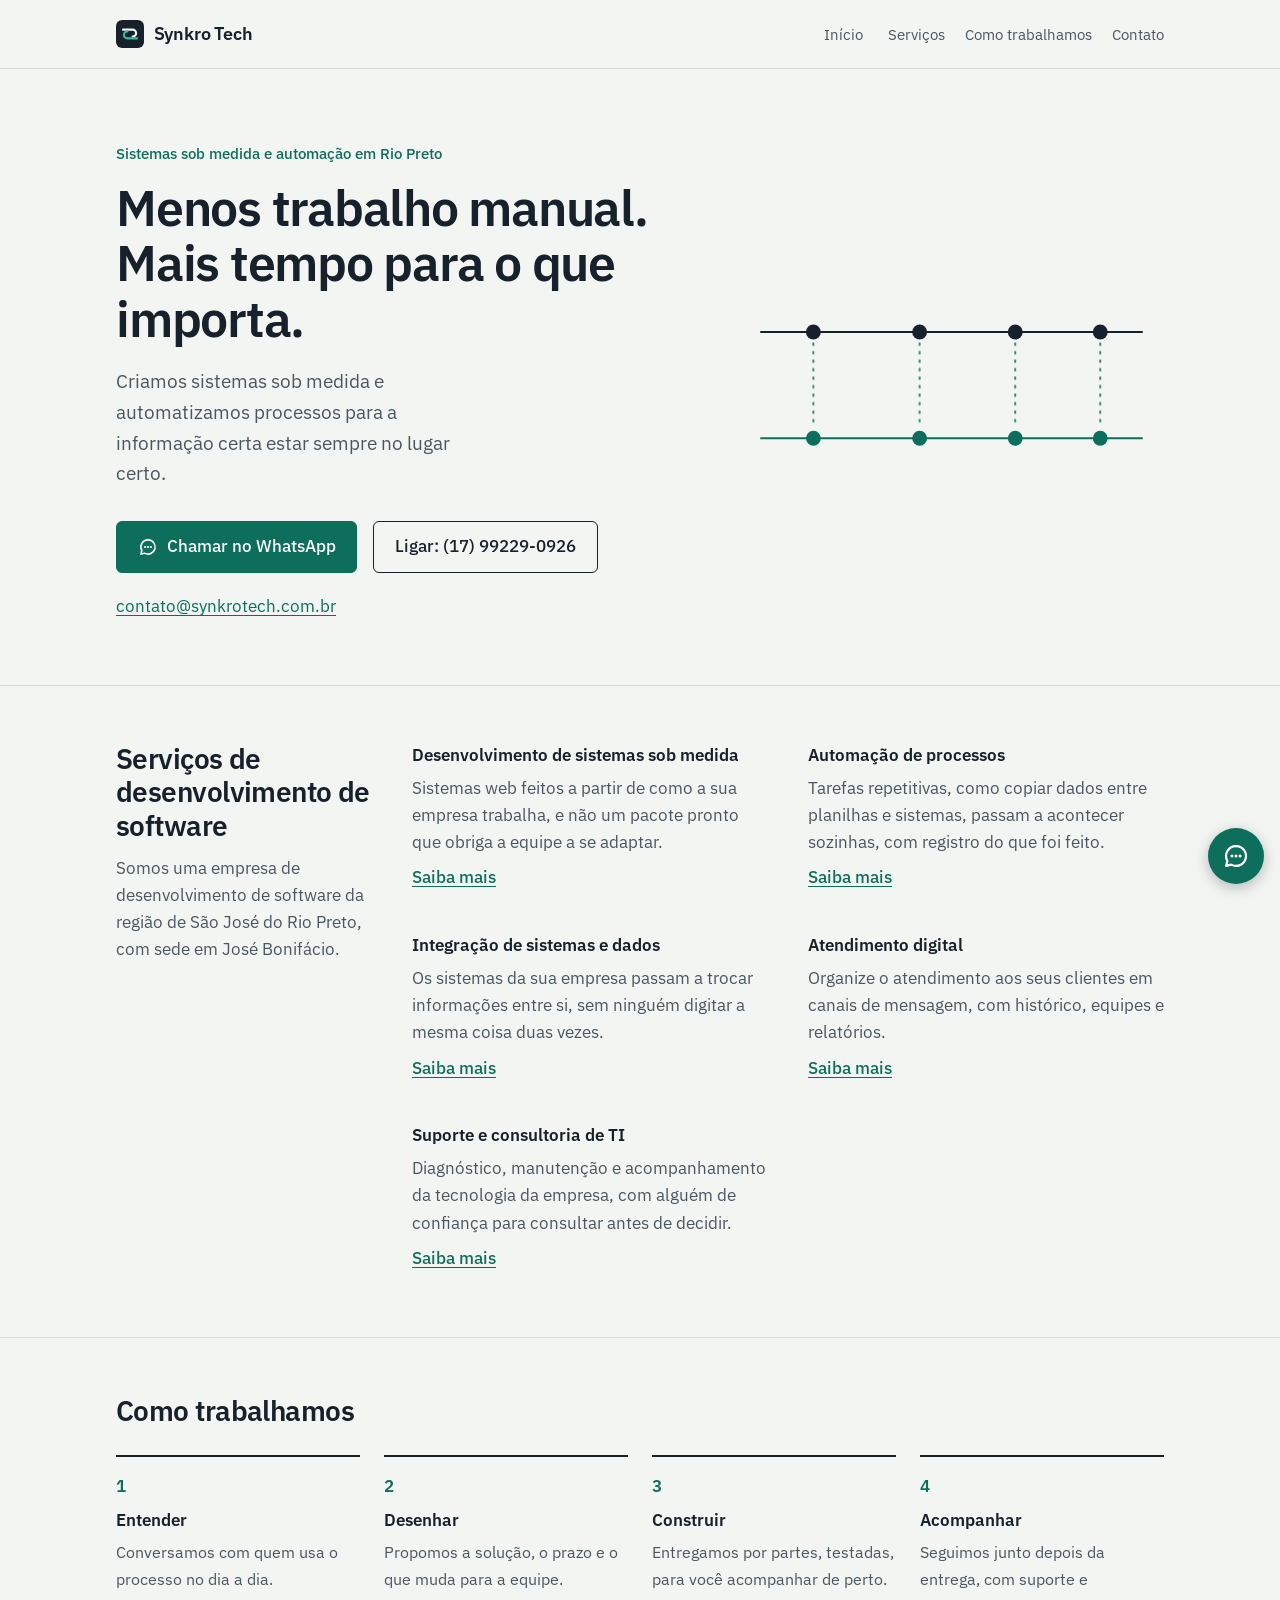
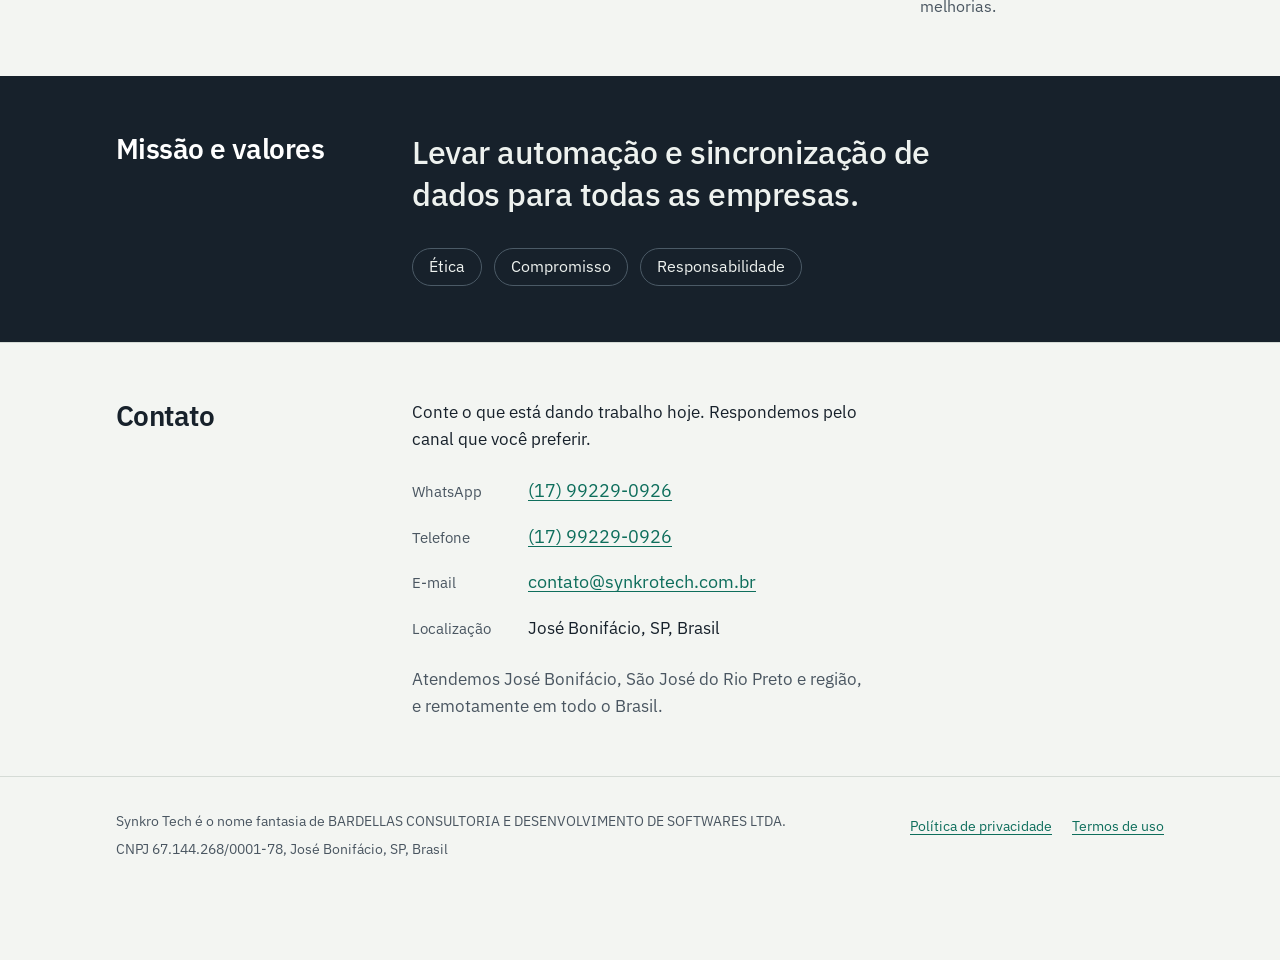
<file: index.html>
<!doctype html>
<html lang="pt-BR">
<head>
<meta charset="utf-8">
<meta name="viewport" content="width=device-width, initial-scale=1">
<title>Sistemas sob medida e automação em Rio Preto | Synkro Tech</title>
<meta name="description" content="Empresa de software da região de São José do Rio Preto: desenvolvimento de software, sistemas sob medida e automação. Atendemos todo o Brasil.">
<link rel="canonical" href="https://synkrotech.com.br/">
<meta property="og:title" content="Sistemas sob medida e automação em Rio Preto | Synkro Tech">
<meta property="og:description" content="Empresa de software da região de São José do Rio Preto: desenvolvimento de software, sistemas sob medida e automação. Atendemos todo o Brasil.">
<meta property="og:url" content="https://synkrotech.com.br/">
<meta property="og:type" content="website">
<meta property="og:image" content="https://synkrotech.com.br/assets/og-image.png">
<meta property="og:image:width" content="1200">
<meta property="og:image:height" content="630">
<meta property="og:image:alt" content="Synkro Tech: Menos trabalho manual. Mais tempo para o que importa.">
<meta property="og:locale" content="pt_BR">
<meta property="og:site_name" content="Synkro Tech">
<meta name="twitter:card" content="summary_large_image">
<link rel="icon" href="/assets/marca.svg" type="image/svg+xml">
<link rel="icon" href="/assets/favicon-32.png" type="image/png" sizes="32x32">
<link rel="apple-touch-icon" href="/assets/apple-touch-icon.png">
<link rel="stylesheet" href="/assets/site.css">
<script type="application/ld+json">
{
  "@context": "https://schema.org",
  "@graph": [
    {
      "@type": "Organization",
      "@id": "https://synkrotech.com.br/#organizacao",
      "name": "Synkro Tech",
      "legalName": "BARDELLAS CONSULTORIA E DESENVOLVIMENTO DE SOFTWARES LTDA",
      "taxID": "67.144.268/0001-78",
      "url": "https://synkrotech.com.br/",
      "logo": "https://synkrotech.com.br/assets/apple-touch-icon.png",
      "email": "contato@synkrotech.com.br",
      "telephone": "+55-17-99229-0926",
      "address": {
        "@type": "PostalAddress",
        "addressLocality": "José Bonifácio",
        "addressRegion": "SP",
        "addressCountry": "BR"
      },
      "areaServed": [
        {
          "@type": "City",
          "name": "José Bonifácio",
          "containedInPlace": {
            "@type": "State",
            "name": "São Paulo"
          }
        },
        {
          "@type": "City",
          "name": "São José do Rio Preto",
          "containedInPlace": {
            "@type": "State",
            "name": "São Paulo"
          }
        },
        {
          "@type": "Country",
          "name": "Brasil"
        }
      ]
    },
    {
      "@type": "LocalBusiness",
      "@id": "https://synkrotech.com.br/#empresa-local",
      "name": "Synkro Tech",
      "legalName": "BARDELLAS CONSULTORIA E DESENVOLVIMENTO DE SOFTWARES LTDA",
      "taxID": "67.144.268/0001-78",
      "url": "https://synkrotech.com.br/",
      "logo": "https://synkrotech.com.br/assets/apple-touch-icon.png",
      "image": "https://synkrotech.com.br/assets/og-image.png",
      "description": "Empresa de software da região de São José do Rio Preto: desenvolvimento de software, sistemas sob medida e automação. Atendemos todo o Brasil.",
      "email": "contato@synkrotech.com.br",
      "telephone": "+55-17-99229-0926",
      "address": {
        "@type": "PostalAddress",
        "addressLocality": "José Bonifácio",
        "addressRegion": "SP",
        "addressCountry": "BR"
      },
      "areaServed": [
        {
          "@type": "City",
          "name": "José Bonifácio",
          "containedInPlace": {
            "@type": "State",
            "name": "São Paulo"
          }
        },
        {
          "@type": "City",
          "name": "São José do Rio Preto",
          "containedInPlace": {
            "@type": "State",
            "name": "São Paulo"
          }
        },
        {
          "@type": "Country",
          "name": "Brasil"
        }
      ],
      "parentOrganization": {
        "@id": "https://synkrotech.com.br/#organizacao"
      }
    }
  ]
}
</script>
</head>
<body>
<a class="pular" href="#conteudo">Pular para o conteúdo</a>

<header class="topo">
  <div class="faixa">
    <a class="marca" href="/" aria-label="Synkro Tech, página inicial">
      <svg viewBox="0 0 32 32" width="28" height="28" aria-hidden="true" focusable="false"><rect width="32" height="32" rx="7" fill="#17212b"/><path d="M8 11h11a4 4 0 0 1 0 8" fill="none" stroke="#f3f5f2" stroke-width="2.4" stroke-linecap="round"/><path d="M24 21H13a4 4 0 0 1 0-8" fill="none" stroke="#3fb89c" stroke-width="2.4" stroke-linecap="round"/></svg>
      Synkro Tech
    </a>
    <nav class="menu" aria-label="Menu principal">
      <a href="/">Início</a>
      <a href="/#servicos">Serviços</a>
      <a href="/#como">Como trabalhamos</a>
      <a href="/#contato">Contato</a>
    </nav>
  </div>
</header>

<main id="conteudo">
  <div class="abertura">
    <div class="faixa">
      <div>
        <p class="chamada">Sistemas sob medida e automação em Rio&nbsp;Preto</p>
        <h1>Menos trabalho manual. Mais tempo para o que importa.</h1>
        <p>Criamos sistemas sob medida e automatizamos processos para a informação certa estar sempre no lugar certo.</p>
        <div class="acoes">
          <a class="botao" href="https://wa.me/5517992290926?text=Ol%C3%A1%2C%20vim%20pelo%20site%20da%20Synkro%20Tech" target="_blank" rel="noopener"><svg viewBox="0 0 24 24" aria-hidden="true" focusable="false" fill="none" stroke="currentColor" stroke-width="1.9" stroke-linecap="round" stroke-linejoin="round"><path d="M12 3.5a8.5 8.5 0 0 0-7.4 12.7L3.5 20.5l4.4-1.1A8.5 8.5 0 1 0 12 3.5z"/><path d="M8.5 12h.01M12 12h.01M15.5 12h.01" stroke-width="2.6"/></svg>Chamar no WhatsApp</a>
          <a class="botao botao-secundario" href="tel:+5517992290926">Ligar: (17) 99229-0926</a>
          <a class="link-toque" href="mailto:contato@synkrotech.com.br">contato@synkrotech.com.br</a>
        </div>
      </div>
      <svg class="sincronia" viewBox="0 0 400 260" width="400" height="260" aria-hidden="true" focusable="false">
        <path class="trilha" d="M20 80 H380"/>
        <path class="trilha" d="M20 180 H380" style="stroke:var(--sinal)"/>
        <circle class="ponto-a" cx="70" cy="80" r="7"/>
        <circle class="ponto-a" cx="170" cy="80" r="7"/>
        <circle class="ponto-a" cx="260" cy="80" r="7"/>
        <circle class="ponto-a" cx="340" cy="80" r="7"/>
        <circle class="ponto-b" cx="70" cy="180" r="7"/>
        <circle class="ponto-b" cx="170" cy="180" r="7"/>
        <circle class="ponto-b" cx="260" cy="180" r="7"/>
        <circle class="ponto-b" cx="340" cy="180" r="7"/>
        <path class="elo" d="M70 90 V170"/>
        <path class="elo" d="M170 90 V170"/>
        <path class="elo" d="M260 90 V170"/>
        <path class="elo" d="M340 90 V170"/>
      </svg>
    </div>
  </div>

  <section id="servicos">
    <div class="faixa colunas">
      <div>
        <h2>Serviços de desenvolvimento de software</h2>
        <p class="apoio">Somos uma empresa de desenvolvimento de software da região de São José do Rio Preto, com sede em José Bonifácio.</p>
      </div>
      <ul class="servicos">
        <li>
          <h3>Desenvolvimento de sistemas sob medida</h3>
          <p>Sistemas web feitos a partir de como a sua empresa trabalha, e não um pacote pronto que obriga a equipe a se adaptar.</p>
          <a class="saiba" href="/desenvolvimento-de-sistemas/">Saiba mais<span class="vh"> sobre desenvolvimento de sistemas sob medida</span></a>
        </li>
        <li>
          <h3>Automação de processos</h3>
          <p>Tarefas repetitivas, como copiar dados entre planilhas e sistemas, passam a acontecer sozinhas, com registro do que foi feito.</p>
          <a class="saiba" href="/automacao-de-processos/">Saiba mais<span class="vh"> sobre automação de processos</span></a>
        </li>
        <li>
          <h3>Integração de sistemas e dados</h3>
          <p>Os sistemas da sua empresa passam a trocar informações entre si, sem ninguém digitar a mesma coisa duas vezes.</p>
          <a class="saiba" href="/integracao-de-sistemas/">Saiba mais<span class="vh"> sobre integração de sistemas e dados</span></a>
        </li>
        <li>
          <h3>Atendimento digital</h3>
          <p>Organize o atendimento aos seus clientes em canais de mensagem, com histórico, equipes e relatórios.</p>
          <a class="saiba" href="/atendimento-digital/">Saiba mais<span class="vh"> sobre atendimento digital</span></a>
        </li>
        <li>
          <h3>Suporte e consultoria de TI</h3>
          <p>Diagnóstico, manutenção e acompanhamento da tecnologia da empresa, com alguém de confiança para consultar antes de decidir.</p>
          <a class="saiba" href="/suporte-e-consultoria-de-ti/">Saiba mais<span class="vh"> sobre suporte e consultoria de ti</span></a>
        </li>
      </ul>
    </div>
  </section>

  <section id="como">
    <div class="faixa">
      <h2>Como trabalhamos</h2>
      <ol class="etapas">
        <li><strong>Entender</strong><span>Conversamos com quem usa o processo no dia a dia.</span></li>
        <li><strong>Desenhar</strong><span>Propomos a solução, o prazo e o que muda para a equipe.</span></li>
        <li><strong>Construir</strong><span>Entregamos por partes, testadas, para você acompanhar de perto.</span></li>
        <li><strong>Acompanhar</strong><span>Seguimos junto depois da entrega, com suporte e melhorias.</span></li>
      </ol>
    </div>
  </section>

  <section class="missao" id="missao">
    <div class="faixa colunas">
      <h2>Missão e valores</h2>
      <div>
        <blockquote>Levar automação e sincronização de dados para todas as empresas.</blockquote>
        <ul class="valores" aria-label="Valores">
          <li>Ética</li>
          <li>Compromisso</li>
          <li>Responsabilidade</li>
        </ul>
      </div>
    </div>
  </section>

  <section class="contato" id="contato">
    <div class="faixa colunas">
      <h2>Contato</h2>
      <div>
        <p>Conte o que está dando trabalho hoje. Respondemos pelo canal que você preferir.</p>
        <address>
          <ul class="contatos">
            <li><span class="rotulo">WhatsApp</span><a href="https://wa.me/5517992290926?text=Ol%C3%A1%2C%20vim%20pelo%20site%20da%20Synkro%20Tech" target="_blank" rel="noopener">(17) 99229-0926</a></li>
            <li><span class="rotulo">Telefone</span><a href="tel:+5517992290926">(17) 99229-0926</a></li>
            <li><span class="rotulo">E-mail</span><a href="mailto:contato@synkrotech.com.br">contato@synkrotech.com.br</a></li>
            <li><span class="rotulo">Localização</span><span>José Bonifácio, SP, Brasil</span></li>
          </ul>
        </address>
        <p class="area">Atendemos José Bonifácio, São José do Rio Preto e região, e remotamente em todo o Brasil.</p>
      </div>
    </div>
  </section>
</main>

<footer class="rodape">
  <div class="faixa">
    <div>
      <p>Synkro Tech é o nome fantasia de BARDELLAS CONSULTORIA E DESENVOLVIMENTO DE SOFTWARES LTDA.</p>
      <p>CNPJ 67.144.268/0001-78, José Bonifácio, SP, Brasil</p>
    </div>
    <ul aria-label="Informações legais">
      <li><a href="/privacidade/">Política de privacidade</a></li>
      <li><a href="/termos/">Termos de uso</a></li>
    </ul>
  </div>
</footer>

<a class="whatsapp-flutuante" href="https://wa.me/5517992290926?text=Ol%C3%A1%2C%20vim%20pelo%20site%20da%20Synkro%20Tech" target="_blank" rel="noopener" aria-label="Falar no WhatsApp"><svg viewBox="0 0 24 24" aria-hidden="true" focusable="false" fill="none" stroke="currentColor" stroke-width="1.9" stroke-linecap="round" stroke-linejoin="round"><path d="M12 3.5a8.5 8.5 0 0 0-7.4 12.7L3.5 20.5l4.4-1.1A8.5 8.5 0 1 0 12 3.5z"/><path d="M8.5 12h.01M12 12h.01M15.5 12h.01" stroke-width="2.6"/></svg></a>

</body>
</html>
</file>
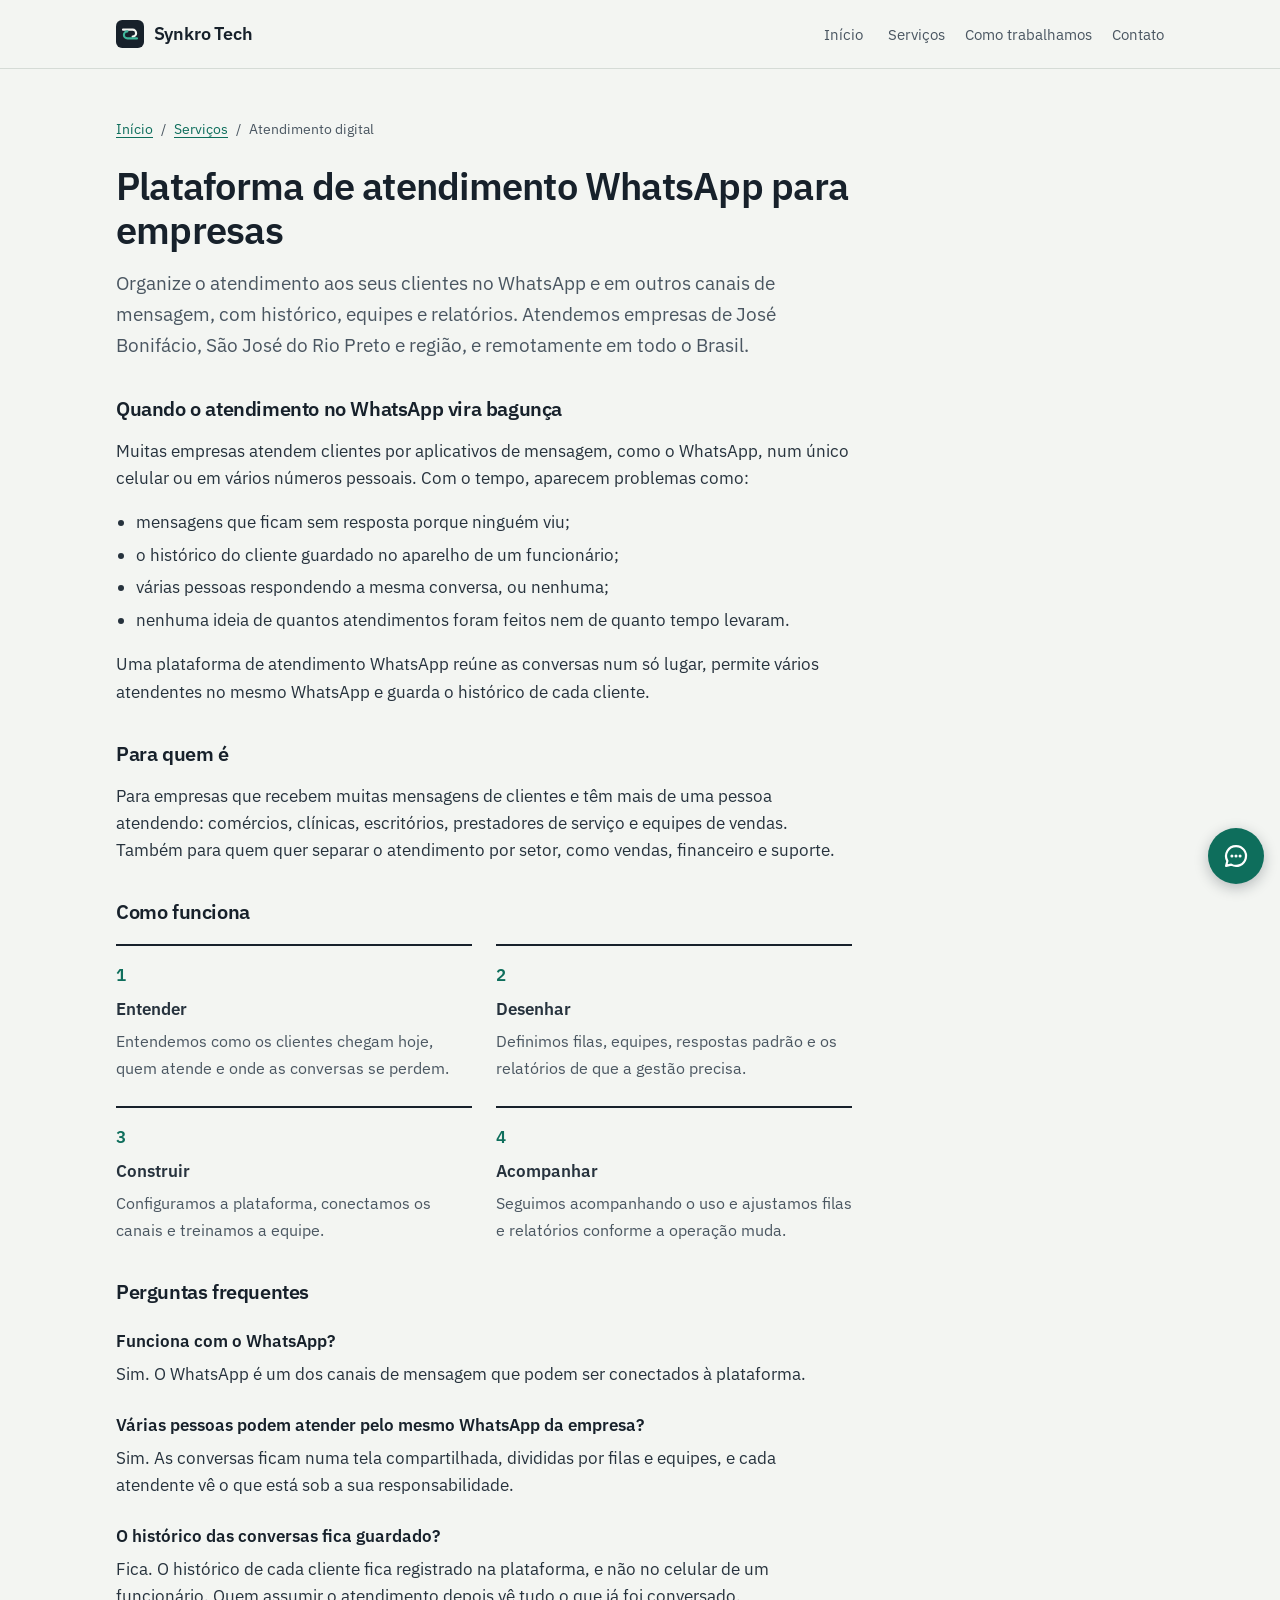
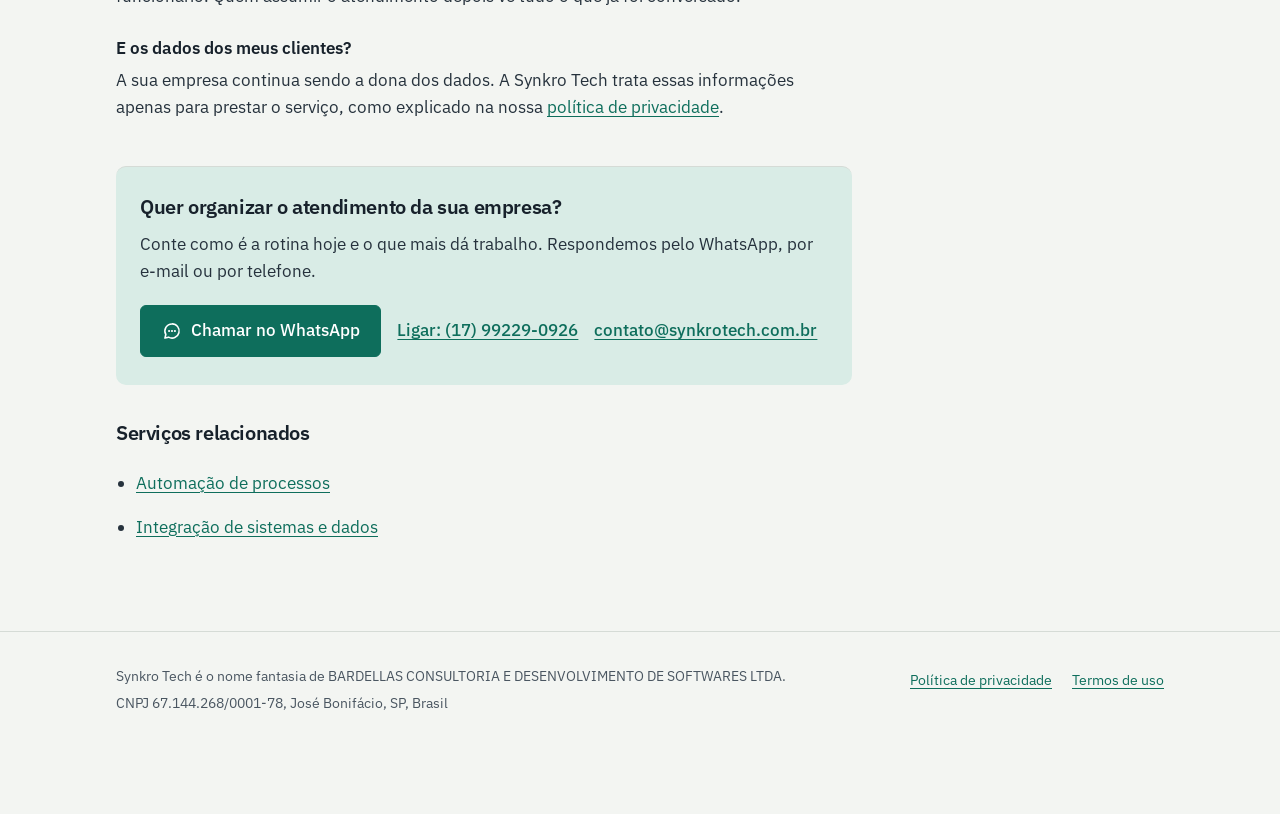
<file: atendimento-digital/index.html>
<!doctype html>
<html lang="pt-BR">
<head>
<meta charset="utf-8">
<meta name="viewport" content="width=device-width, initial-scale=1">
<title>Plataforma de atendimento WhatsApp | Synkro Tech</title>
<meta name="description" content="Plataforma de atendimento WhatsApp para empresas: vários atendentes no mesmo WhatsApp, com histórico e relatórios. São José do Rio Preto e todo o Brasil.">
<link rel="canonical" href="https://synkrotech.com.br/atendimento-digital/">
<meta property="og:title" content="Plataforma de atendimento WhatsApp | Synkro Tech">
<meta property="og:description" content="Plataforma de atendimento WhatsApp para empresas: vários atendentes no mesmo WhatsApp, com histórico e relatórios. São José do Rio Preto e todo o Brasil.">
<meta property="og:url" content="https://synkrotech.com.br/atendimento-digital/">
<meta property="og:type" content="website">
<meta property="og:image" content="https://synkrotech.com.br/assets/og-image.png">
<meta property="og:image:width" content="1200">
<meta property="og:image:height" content="630">
<meta property="og:image:alt" content="Synkro Tech: Menos trabalho manual. Mais tempo para o que importa.">
<meta property="og:locale" content="pt_BR">
<meta property="og:site_name" content="Synkro Tech">
<meta name="twitter:card" content="summary_large_image">
<link rel="icon" href="/assets/marca.svg" type="image/svg+xml">
<link rel="icon" href="/assets/favicon-32.png" type="image/png" sizes="32x32">
<link rel="apple-touch-icon" href="/assets/apple-touch-icon.png">
<link rel="stylesheet" href="/assets/site.css">
<script type="application/ld+json">
{
  "@context": "https://schema.org",
  "@graph": [
    {
      "@type": "Service",
      "@id": "https://synkrotech.com.br/atendimento-digital/#servico",
      "name": "Plataforma de atendimento WhatsApp",
      "serviceType": "Atendimento digital",
      "description": "Plataforma de atendimento WhatsApp para empresas: vários atendentes no mesmo WhatsApp, com histórico e relatórios. São José do Rio Preto e todo o Brasil.",
      "url": "https://synkrotech.com.br/atendimento-digital/",
      "provider": {
        "@id": "https://synkrotech.com.br/#organizacao"
      },
      "areaServed": [
        {
          "@type": "City",
          "name": "José Bonifácio",
          "containedInPlace": {
            "@type": "State",
            "name": "São Paulo"
          }
        },
        {
          "@type": "City",
          "name": "São José do Rio Preto",
          "containedInPlace": {
            "@type": "State",
            "name": "São Paulo"
          }
        },
        {
          "@type": "Country",
          "name": "Brasil"
        }
      ]
    },
    {
      "@type": "FAQPage",
      "@id": "https://synkrotech.com.br/atendimento-digital/#perguntas",
      "mainEntity": [
        {
          "@type": "Question",
          "name": "Funciona com o WhatsApp?",
          "acceptedAnswer": {
            "@type": "Answer",
            "text": "Sim. O WhatsApp é um dos canais de mensagem que podem ser conectados à plataforma."
          }
        },
        {
          "@type": "Question",
          "name": "Várias pessoas podem atender pelo mesmo WhatsApp da empresa?",
          "acceptedAnswer": {
            "@type": "Answer",
            "text": "Sim. As conversas ficam numa tela compartilhada, divididas por filas e equipes, e cada atendente vê o que está sob a sua responsabilidade."
          }
        },
        {
          "@type": "Question",
          "name": "O histórico das conversas fica guardado?",
          "acceptedAnswer": {
            "@type": "Answer",
            "text": "Fica. O histórico de cada cliente fica registrado na plataforma, e não no celular de um funcionário. Quem assumir o atendimento depois vê tudo o que já foi conversado."
          }
        },
        {
          "@type": "Question",
          "name": "E os dados dos meus clientes?",
          "acceptedAnswer": {
            "@type": "Answer",
            "text": "A sua empresa continua sendo a dona dos dados. A Synkro Tech trata essas informações apenas para prestar o serviço, como explicado na nossa política de privacidade."
          }
        }
      ]
    },
    {
      "@type": "BreadcrumbList",
      "@id": "https://synkrotech.com.br/atendimento-digital/#migalhas",
      "itemListElement": [
        {
          "@type": "ListItem",
          "position": 1,
          "name": "Início",
          "item": "https://synkrotech.com.br/"
        },
        {
          "@type": "ListItem",
          "position": 2,
          "name": "Serviços",
          "item": "https://synkrotech.com.br/#servicos"
        },
        {
          "@type": "ListItem",
          "position": 3,
          "name": "Atendimento digital",
          "item": "https://synkrotech.com.br/atendimento-digital/"
        }
      ]
    }
  ]
}
</script>
</head>
<body>
<a class="pular" href="#conteudo">Pular para o conteúdo</a>

<header class="topo">
  <div class="faixa">
    <a class="marca" href="/" aria-label="Synkro Tech, página inicial">
      <svg viewBox="0 0 32 32" width="28" height="28" aria-hidden="true" focusable="false"><rect width="32" height="32" rx="7" fill="#17212b"/><path d="M8 11h11a4 4 0 0 1 0 8" fill="none" stroke="#f3f5f2" stroke-width="2.4" stroke-linecap="round"/><path d="M24 21H13a4 4 0 0 1 0-8" fill="none" stroke="#3fb89c" stroke-width="2.4" stroke-linecap="round"/></svg>
      Synkro Tech
    </a>
    <nav class="menu" aria-label="Menu principal">
      <a href="/">Início</a>
      <a href="/#servicos">Serviços</a>
      <a href="/#como">Como trabalhamos</a>
      <a href="/#contato">Contato</a>
    </nav>
  </div>
</header>

<main id="conteudo" class="faixa">
  <article class="texto">
    <nav class="migalhas" aria-label="Você está em"><ol><li><a href="/">Início</a></li><li><a href="/#servicos">Serviços</a></li><li aria-current="page">Atendimento digital</li></ol></nav>
    <h1>Plataforma de atendimento WhatsApp para empresas</h1>
    <p class="lead">Organize o atendimento aos seus clientes no WhatsApp e em outros canais de mensagem, com histórico, equipes e relatórios. Atendemos empresas de José Bonifácio, São José do Rio Preto e região, e remotamente em todo o Brasil.</p>

    <h2>Quando o atendimento no WhatsApp vira bagunça</h2>
    <p>Muitas empresas atendem clientes por aplicativos de mensagem, como o WhatsApp, num único celular ou em vários números pessoais. Com o tempo, aparecem problemas como:</p>
    <ul>
      <li>mensagens que ficam sem resposta porque ninguém viu;</li>
      <li>o histórico do cliente guardado no aparelho de um funcionário;</li>
      <li>várias pessoas respondendo a mesma conversa, ou nenhuma;</li>
      <li>nenhuma ideia de quantos atendimentos foram feitos nem de quanto tempo levaram.</li>
    </ul>
    <p>Uma plataforma de atendimento WhatsApp reúne as conversas num só lugar, permite vários atendentes no mesmo WhatsApp e guarda o histórico de cada cliente.</p>

    <h2>Para quem é</h2>
    <p>Para empresas que recebem muitas mensagens de clientes e têm mais de uma pessoa atendendo: comércios, clínicas, escritórios, prestadores de serviço e equipes de vendas. Também para quem quer separar o atendimento por setor, como vendas, financeiro e suporte.</p>

    <h2>Como funciona</h2>
    <ol class="etapas">
      <li><strong>Entender</strong><span>Entendemos como os clientes chegam hoje, quem atende e onde as conversas se perdem.</span></li>
      <li><strong>Desenhar</strong><span>Definimos filas, equipes, respostas padrão e os relatórios de que a gestão precisa.</span></li>
      <li><strong>Construir</strong><span>Configuramos a plataforma, conectamos os canais e treinamos a equipe.</span></li>
      <li><strong>Acompanhar</strong><span>Seguimos acompanhando o uso e ajustamos filas e relatórios conforme a operação muda.</span></li>
    </ol>

    <h2>Perguntas frequentes</h2>
    <h3>Funciona com o WhatsApp?</h3>
    <p>Sim. O WhatsApp é um dos canais de mensagem que podem ser conectados à plataforma.</p>
    <h3>Várias pessoas podem atender pelo mesmo WhatsApp da empresa?</h3>
    <p>Sim. As conversas ficam numa tela compartilhada, divididas por filas e equipes, e cada atendente vê o que está sob a sua responsabilidade.</p>
    <h3>O histórico das conversas fica guardado?</h3>
    <p>Fica. O histórico de cada cliente fica registrado na plataforma, e não no celular de um funcionário. Quem assumir o atendimento depois vê tudo o que já foi conversado.</p>
    <h3>E os dados dos meus clientes?</h3>
    <p>A sua empresa continua sendo a dona dos dados. A Synkro Tech trata essas informações apenas para prestar o serviço, como explicado na nossa <a href="/privacidade/">política de privacidade</a>.</p>

    <section class="cta" aria-labelledby="cta-titulo">
      <h2 id="cta-titulo">Quer organizar o atendimento da sua empresa?</h2>
      <p>Conte como é a rotina hoje e o que mais dá trabalho. Respondemos pelo WhatsApp, por e-mail ou por telefone.</p>
      <div class="acoes">
        <a class="botao" href="https://wa.me/5517992290926?text=Ol%C3%A1%2C%20vim%20pelo%20site%20da%20Synkro%20Tech" target="_blank" rel="noopener"><svg viewBox="0 0 24 24" aria-hidden="true" focusable="false" fill="none" stroke="currentColor" stroke-width="1.9" stroke-linecap="round" stroke-linejoin="round"><path d="M12 3.5a8.5 8.5 0 0 0-7.4 12.7L3.5 20.5l4.4-1.1A8.5 8.5 0 1 0 12 3.5z"/><path d="M8.5 12h.01M12 12h.01M15.5 12h.01" stroke-width="2.6"/></svg>Chamar no WhatsApp</a>
        <a class="link-toque" href="tel:+5517992290926">Ligar: (17) 99229-0926</a>
        <a class="link-toque" href="mailto:contato@synkrotech.com.br">contato@synkrotech.com.br</a>
      </div>
    </section>

    <h2>Serviços relacionados</h2>
    <ul class="relacionados">
      <li><a href="/automacao-de-processos/">Automação de processos</a></li>
      <li><a href="/integracao-de-sistemas/">Integração de sistemas e dados</a></li>
    </ul>
  </article>
</main>

<footer class="rodape">
  <div class="faixa">
    <div>
      <p>Synkro Tech é o nome fantasia de BARDELLAS CONSULTORIA E DESENVOLVIMENTO DE SOFTWARES LTDA.</p>
      <p>CNPJ 67.144.268/0001-78, José Bonifácio, SP, Brasil</p>
    </div>
    <ul aria-label="Informações legais">
      <li><a href="/privacidade/">Política de privacidade</a></li>
      <li><a href="/termos/">Termos de uso</a></li>
    </ul>
  </div>
</footer>

<a class="whatsapp-flutuante" href="https://wa.me/5517992290926?text=Ol%C3%A1%2C%20vim%20pelo%20site%20da%20Synkro%20Tech" target="_blank" rel="noopener" aria-label="Falar no WhatsApp"><svg viewBox="0 0 24 24" aria-hidden="true" focusable="false" fill="none" stroke="currentColor" stroke-width="1.9" stroke-linecap="round" stroke-linejoin="round"><path d="M12 3.5a8.5 8.5 0 0 0-7.4 12.7L3.5 20.5l4.4-1.1A8.5 8.5 0 1 0 12 3.5z"/><path d="M8.5 12h.01M12 12h.01M15.5 12h.01" stroke-width="2.6"/></svg></a>

</body>
</html>
</file>
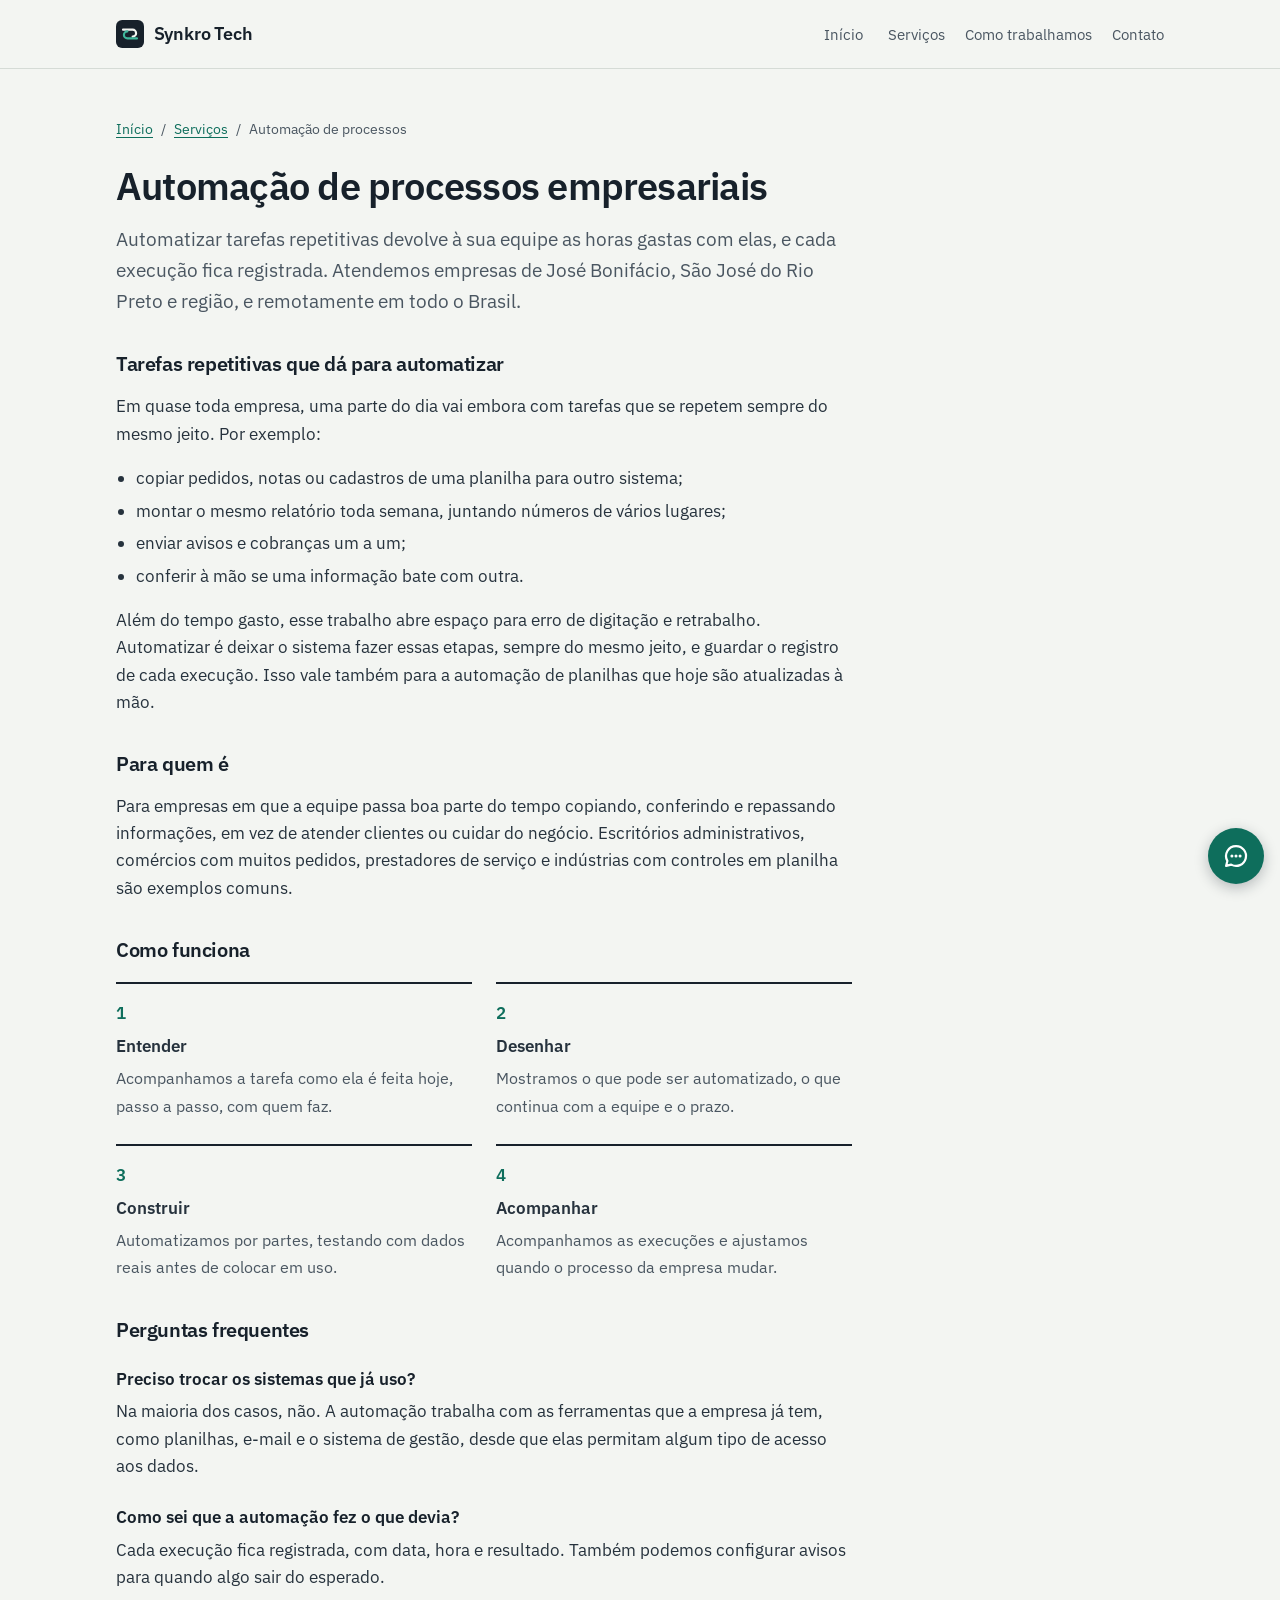
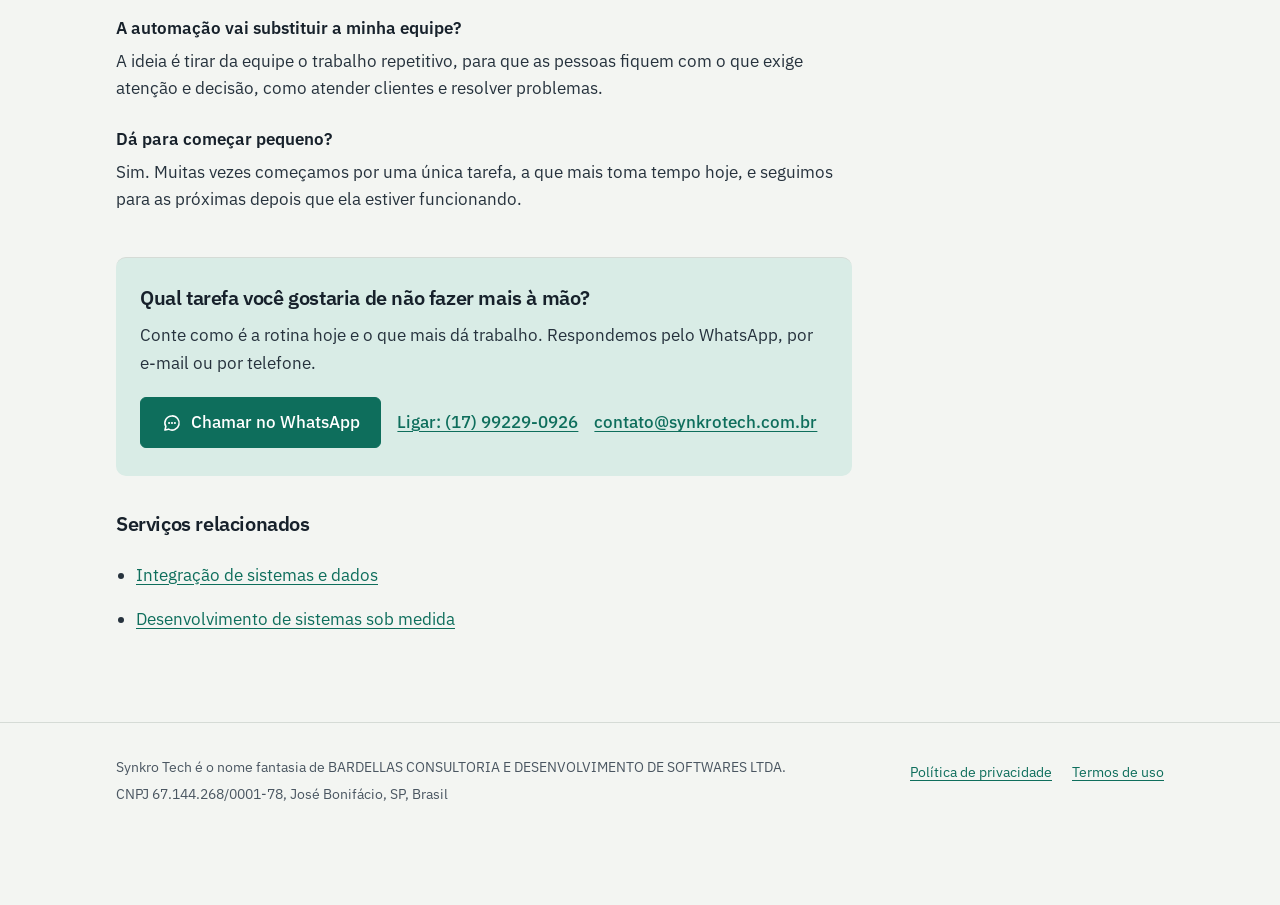
<file: automacao-de-processos/index.html>
<!doctype html>
<html lang="pt-BR">
<head>
<meta charset="utf-8">
<meta name="viewport" content="width=device-width, initial-scale=1">
<title>Automação de processos empresariais | Synkro Tech</title>
<meta name="description" content="Automação de processos empresariais: automatize tarefas repetitivas e planilhas copiadas à mão. Atendemos São José do Rio Preto, região e todo o Brasil.">
<link rel="canonical" href="https://synkrotech.com.br/automacao-de-processos/">
<meta property="og:title" content="Automação de processos empresariais | Synkro Tech">
<meta property="og:description" content="Automação de processos empresariais: automatize tarefas repetitivas e planilhas copiadas à mão. Atendemos São José do Rio Preto, região e todo o Brasil.">
<meta property="og:url" content="https://synkrotech.com.br/automacao-de-processos/">
<meta property="og:type" content="website">
<meta property="og:image" content="https://synkrotech.com.br/assets/og-image.png">
<meta property="og:image:width" content="1200">
<meta property="og:image:height" content="630">
<meta property="og:image:alt" content="Synkro Tech: Menos trabalho manual. Mais tempo para o que importa.">
<meta property="og:locale" content="pt_BR">
<meta property="og:site_name" content="Synkro Tech">
<meta name="twitter:card" content="summary_large_image">
<link rel="icon" href="/assets/marca.svg" type="image/svg+xml">
<link rel="icon" href="/assets/favicon-32.png" type="image/png" sizes="32x32">
<link rel="apple-touch-icon" href="/assets/apple-touch-icon.png">
<link rel="stylesheet" href="/assets/site.css">
<script type="application/ld+json">
{
  "@context": "https://schema.org",
  "@graph": [
    {
      "@type": "Service",
      "@id": "https://synkrotech.com.br/automacao-de-processos/#servico",
      "name": "Automação de processos empresariais",
      "serviceType": "Automação de processos",
      "description": "Automação de processos empresariais: automatize tarefas repetitivas e planilhas copiadas à mão. Atendemos São José do Rio Preto, região e todo o Brasil.",
      "url": "https://synkrotech.com.br/automacao-de-processos/",
      "provider": {
        "@id": "https://synkrotech.com.br/#organizacao"
      },
      "areaServed": [
        {
          "@type": "City",
          "name": "José Bonifácio",
          "containedInPlace": {
            "@type": "State",
            "name": "São Paulo"
          }
        },
        {
          "@type": "City",
          "name": "São José do Rio Preto",
          "containedInPlace": {
            "@type": "State",
            "name": "São Paulo"
          }
        },
        {
          "@type": "Country",
          "name": "Brasil"
        }
      ]
    },
    {
      "@type": "FAQPage",
      "@id": "https://synkrotech.com.br/automacao-de-processos/#perguntas",
      "mainEntity": [
        {
          "@type": "Question",
          "name": "Preciso trocar os sistemas que já uso?",
          "acceptedAnswer": {
            "@type": "Answer",
            "text": "Na maioria dos casos, não. A automação trabalha com as ferramentas que a empresa já tem, como planilhas, e-mail e o sistema de gestão, desde que elas permitam algum tipo de acesso aos dados."
          }
        },
        {
          "@type": "Question",
          "name": "Como sei que a automação fez o que devia?",
          "acceptedAnswer": {
            "@type": "Answer",
            "text": "Cada execução fica registrada, com data, hora e resultado. Também podemos configurar avisos para quando algo sair do esperado."
          }
        },
        {
          "@type": "Question",
          "name": "A automação vai substituir a minha equipe?",
          "acceptedAnswer": {
            "@type": "Answer",
            "text": "A ideia é tirar da equipe o trabalho repetitivo, para que as pessoas fiquem com o que exige atenção e decisão, como atender clientes e resolver problemas."
          }
        },
        {
          "@type": "Question",
          "name": "Dá para começar pequeno?",
          "acceptedAnswer": {
            "@type": "Answer",
            "text": "Sim. Muitas vezes começamos por uma única tarefa, a que mais toma tempo hoje, e seguimos para as próximas depois que ela estiver funcionando."
          }
        }
      ]
    },
    {
      "@type": "BreadcrumbList",
      "@id": "https://synkrotech.com.br/automacao-de-processos/#migalhas",
      "itemListElement": [
        {
          "@type": "ListItem",
          "position": 1,
          "name": "Início",
          "item": "https://synkrotech.com.br/"
        },
        {
          "@type": "ListItem",
          "position": 2,
          "name": "Serviços",
          "item": "https://synkrotech.com.br/#servicos"
        },
        {
          "@type": "ListItem",
          "position": 3,
          "name": "Automação de processos",
          "item": "https://synkrotech.com.br/automacao-de-processos/"
        }
      ]
    }
  ]
}
</script>
</head>
<body>
<a class="pular" href="#conteudo">Pular para o conteúdo</a>

<header class="topo">
  <div class="faixa">
    <a class="marca" href="/" aria-label="Synkro Tech, página inicial">
      <svg viewBox="0 0 32 32" width="28" height="28" aria-hidden="true" focusable="false"><rect width="32" height="32" rx="7" fill="#17212b"/><path d="M8 11h11a4 4 0 0 1 0 8" fill="none" stroke="#f3f5f2" stroke-width="2.4" stroke-linecap="round"/><path d="M24 21H13a4 4 0 0 1 0-8" fill="none" stroke="#3fb89c" stroke-width="2.4" stroke-linecap="round"/></svg>
      Synkro Tech
    </a>
    <nav class="menu" aria-label="Menu principal">
      <a href="/">Início</a>
      <a href="/#servicos">Serviços</a>
      <a href="/#como">Como trabalhamos</a>
      <a href="/#contato">Contato</a>
    </nav>
  </div>
</header>

<main id="conteudo" class="faixa">
  <article class="texto">
    <nav class="migalhas" aria-label="Você está em"><ol><li><a href="/">Início</a></li><li><a href="/#servicos">Serviços</a></li><li aria-current="page">Automação de processos</li></ol></nav>
    <h1>Automação de processos empresariais</h1>
    <p class="lead">Automatizar tarefas repetitivas devolve à sua equipe as horas gastas com elas, e cada execução fica registrada. Atendemos empresas de José Bonifácio, São José do Rio Preto e região, e remotamente em todo o Brasil.</p>

    <h2>Tarefas repetitivas que dá para automatizar</h2>
    <p>Em quase toda empresa, uma parte do dia vai embora com tarefas que se repetem sempre do mesmo jeito. Por exemplo:</p>
    <ul>
      <li>copiar pedidos, notas ou cadastros de uma planilha para outro sistema;</li>
      <li>montar o mesmo relatório toda semana, juntando números de vários lugares;</li>
      <li>enviar avisos e cobranças um a um;</li>
      <li>conferir à mão se uma informação bate com outra.</li>
    </ul>
    <p>Além do tempo gasto, esse trabalho abre espaço para erro de digitação e retrabalho. Automatizar é deixar o sistema fazer essas etapas, sempre do mesmo jeito, e guardar o registro de cada execução. Isso vale também para a automação de planilhas que hoje são atualizadas à mão.</p>

    <h2>Para quem é</h2>
    <p>Para empresas em que a equipe passa boa parte do tempo copiando, conferindo e repassando informações, em vez de atender clientes ou cuidar do negócio. Escritórios administrativos, comércios com muitos pedidos, prestadores de serviço e indústrias com controles em planilha são exemplos comuns.</p>

    <h2>Como funciona</h2>
    <ol class="etapas">
      <li><strong>Entender</strong><span>Acompanhamos a tarefa como ela é feita hoje, passo a passo, com quem faz.</span></li>
      <li><strong>Desenhar</strong><span>Mostramos o que pode ser automatizado, o que continua com a equipe e o prazo.</span></li>
      <li><strong>Construir</strong><span>Automatizamos por partes, testando com dados reais antes de colocar em uso.</span></li>
      <li><strong>Acompanhar</strong><span>Acompanhamos as execuções e ajustamos quando o processo da empresa mudar.</span></li>
    </ol>

    <h2>Perguntas frequentes</h2>
    <h3>Preciso trocar os sistemas que já uso?</h3>
    <p>Na maioria dos casos, não. A automação trabalha com as ferramentas que a empresa já tem, como planilhas, e-mail e o sistema de gestão, desde que elas permitam algum tipo de acesso aos dados.</p>
    <h3>Como sei que a automação fez o que devia?</h3>
    <p>Cada execução fica registrada, com data, hora e resultado. Também podemos configurar avisos para quando algo sair do esperado.</p>
    <h3>A automação vai substituir a minha equipe?</h3>
    <p>A ideia é tirar da equipe o trabalho repetitivo, para que as pessoas fiquem com o que exige atenção e decisão, como atender clientes e resolver problemas.</p>
    <h3>Dá para começar pequeno?</h3>
    <p>Sim. Muitas vezes começamos por uma única tarefa, a que mais toma tempo hoje, e seguimos para as próximas depois que ela estiver funcionando.</p>

    <section class="cta" aria-labelledby="cta-titulo">
      <h2 id="cta-titulo">Qual tarefa você gostaria de não fazer mais à mão?</h2>
      <p>Conte como é a rotina hoje e o que mais dá trabalho. Respondemos pelo WhatsApp, por e-mail ou por telefone.</p>
      <div class="acoes">
        <a class="botao" href="https://wa.me/5517992290926?text=Ol%C3%A1%2C%20vim%20pelo%20site%20da%20Synkro%20Tech" target="_blank" rel="noopener"><svg viewBox="0 0 24 24" aria-hidden="true" focusable="false" fill="none" stroke="currentColor" stroke-width="1.9" stroke-linecap="round" stroke-linejoin="round"><path d="M12 3.5a8.5 8.5 0 0 0-7.4 12.7L3.5 20.5l4.4-1.1A8.5 8.5 0 1 0 12 3.5z"/><path d="M8.5 12h.01M12 12h.01M15.5 12h.01" stroke-width="2.6"/></svg>Chamar no WhatsApp</a>
        <a class="link-toque" href="tel:+5517992290926">Ligar: (17) 99229-0926</a>
        <a class="link-toque" href="mailto:contato@synkrotech.com.br">contato@synkrotech.com.br</a>
      </div>
    </section>

    <h2>Serviços relacionados</h2>
    <ul class="relacionados">
      <li><a href="/integracao-de-sistemas/">Integração de sistemas e dados</a></li>
      <li><a href="/desenvolvimento-de-sistemas/">Desenvolvimento de sistemas sob medida</a></li>
    </ul>
  </article>
</main>

<footer class="rodape">
  <div class="faixa">
    <div>
      <p>Synkro Tech é o nome fantasia de BARDELLAS CONSULTORIA E DESENVOLVIMENTO DE SOFTWARES LTDA.</p>
      <p>CNPJ 67.144.268/0001-78, José Bonifácio, SP, Brasil</p>
    </div>
    <ul aria-label="Informações legais">
      <li><a href="/privacidade/">Política de privacidade</a></li>
      <li><a href="/termos/">Termos de uso</a></li>
    </ul>
  </div>
</footer>

<a class="whatsapp-flutuante" href="https://wa.me/5517992290926?text=Ol%C3%A1%2C%20vim%20pelo%20site%20da%20Synkro%20Tech" target="_blank" rel="noopener" aria-label="Falar no WhatsApp"><svg viewBox="0 0 24 24" aria-hidden="true" focusable="false" fill="none" stroke="currentColor" stroke-width="1.9" stroke-linecap="round" stroke-linejoin="round"><path d="M12 3.5a8.5 8.5 0 0 0-7.4 12.7L3.5 20.5l4.4-1.1A8.5 8.5 0 1 0 12 3.5z"/><path d="M8.5 12h.01M12 12h.01M15.5 12h.01" stroke-width="2.6"/></svg></a>

</body>
</html>
</file>
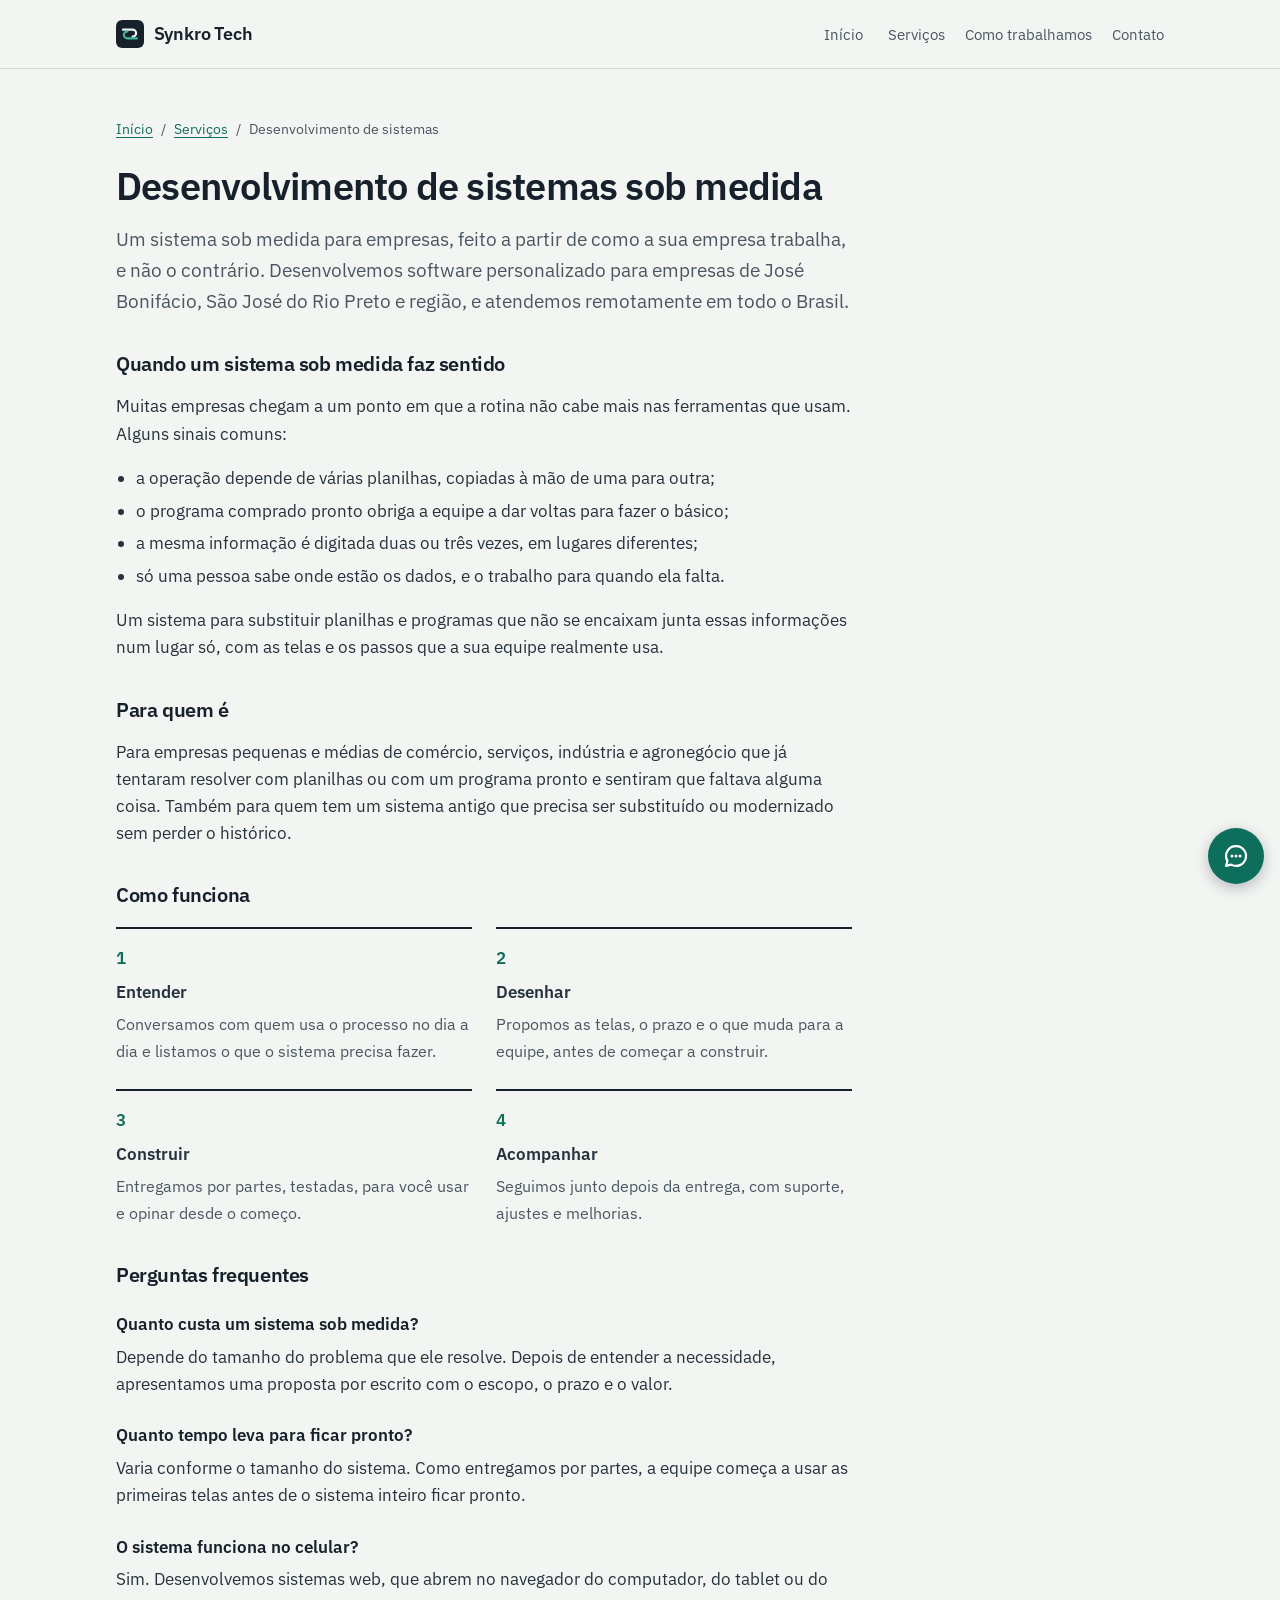
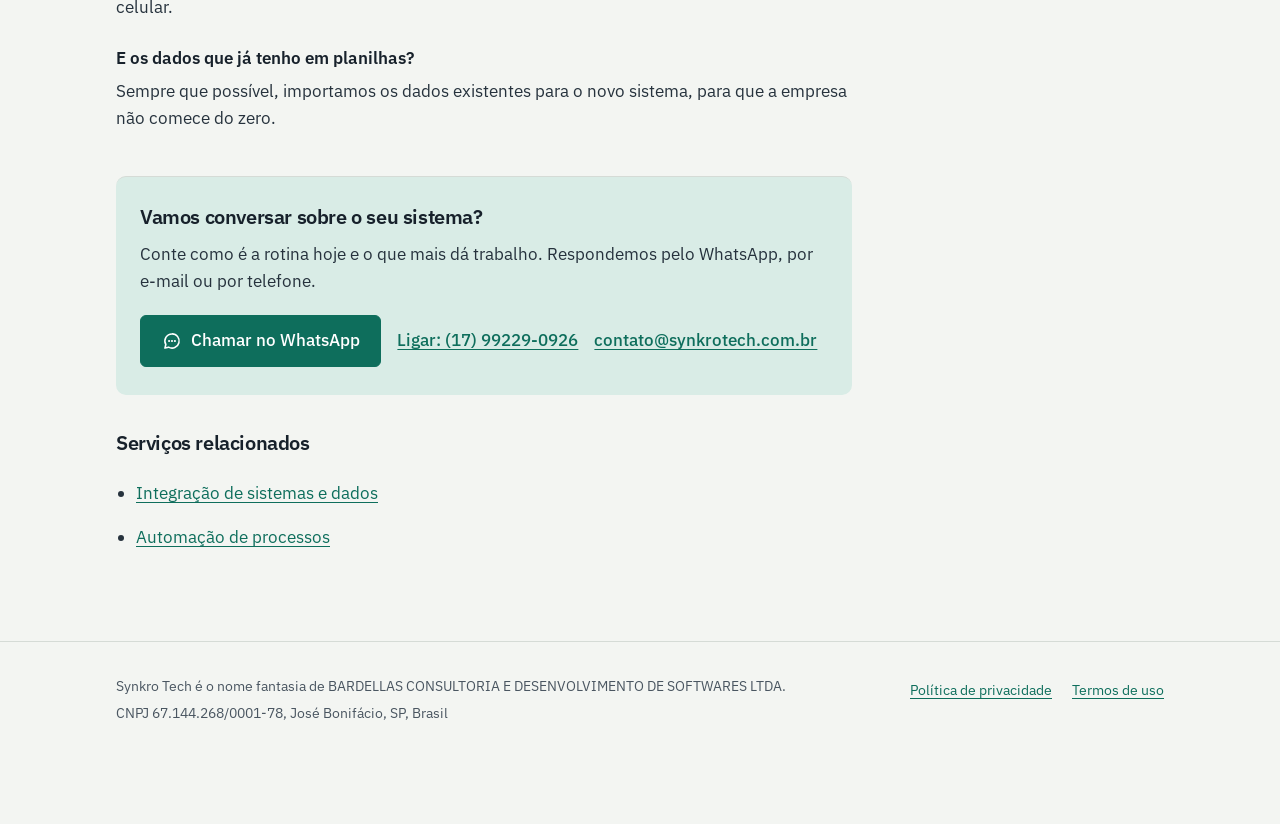
<file: desenvolvimento-de-sistemas/index.html>
<!doctype html>
<html lang="pt-BR">
<head>
<meta charset="utf-8">
<meta name="viewport" content="width=device-width, initial-scale=1">
<title>Desenvolvimento de sistemas sob medida | Synkro Tech</title>
<meta name="description" content="Desenvolvimento de sistemas sob medida e software personalizado para substituir planilhas. Atendemos São José do Rio Preto, região e todo o Brasil.">
<link rel="canonical" href="https://synkrotech.com.br/desenvolvimento-de-sistemas/">
<meta property="og:title" content="Desenvolvimento de sistemas sob medida | Synkro Tech">
<meta property="og:description" content="Desenvolvimento de sistemas sob medida e software personalizado para substituir planilhas. Atendemos São José do Rio Preto, região e todo o Brasil.">
<meta property="og:url" content="https://synkrotech.com.br/desenvolvimento-de-sistemas/">
<meta property="og:type" content="website">
<meta property="og:image" content="https://synkrotech.com.br/assets/og-image.png">
<meta property="og:image:width" content="1200">
<meta property="og:image:height" content="630">
<meta property="og:image:alt" content="Synkro Tech: Menos trabalho manual. Mais tempo para o que importa.">
<meta property="og:locale" content="pt_BR">
<meta property="og:site_name" content="Synkro Tech">
<meta name="twitter:card" content="summary_large_image">
<link rel="icon" href="/assets/marca.svg" type="image/svg+xml">
<link rel="icon" href="/assets/favicon-32.png" type="image/png" sizes="32x32">
<link rel="apple-touch-icon" href="/assets/apple-touch-icon.png">
<link rel="stylesheet" href="/assets/site.css">
<script type="application/ld+json">
{
  "@context": "https://schema.org",
  "@graph": [
    {
      "@type": "Service",
      "@id": "https://synkrotech.com.br/desenvolvimento-de-sistemas/#servico",
      "name": "Desenvolvimento de sistemas sob medida",
      "serviceType": "Desenvolvimento de sistemas",
      "description": "Desenvolvimento de sistemas sob medida e software personalizado para substituir planilhas. Atendemos São José do Rio Preto, região e todo o Brasil.",
      "url": "https://synkrotech.com.br/desenvolvimento-de-sistemas/",
      "provider": {
        "@id": "https://synkrotech.com.br/#organizacao"
      },
      "areaServed": [
        {
          "@type": "City",
          "name": "José Bonifácio",
          "containedInPlace": {
            "@type": "State",
            "name": "São Paulo"
          }
        },
        {
          "@type": "City",
          "name": "São José do Rio Preto",
          "containedInPlace": {
            "@type": "State",
            "name": "São Paulo"
          }
        },
        {
          "@type": "Country",
          "name": "Brasil"
        }
      ]
    },
    {
      "@type": "FAQPage",
      "@id": "https://synkrotech.com.br/desenvolvimento-de-sistemas/#perguntas",
      "mainEntity": [
        {
          "@type": "Question",
          "name": "Quanto custa um sistema sob medida?",
          "acceptedAnswer": {
            "@type": "Answer",
            "text": "Depende do tamanho do problema que ele resolve. Depois de entender a necessidade, apresentamos uma proposta por escrito com o escopo, o prazo e o valor."
          }
        },
        {
          "@type": "Question",
          "name": "Quanto tempo leva para ficar pronto?",
          "acceptedAnswer": {
            "@type": "Answer",
            "text": "Varia conforme o tamanho do sistema. Como entregamos por partes, a equipe começa a usar as primeiras telas antes de o sistema inteiro ficar pronto."
          }
        },
        {
          "@type": "Question",
          "name": "O sistema funciona no celular?",
          "acceptedAnswer": {
            "@type": "Answer",
            "text": "Sim. Desenvolvemos sistemas web, que abrem no navegador do computador, do tablet ou do celular."
          }
        },
        {
          "@type": "Question",
          "name": "E os dados que já tenho em planilhas?",
          "acceptedAnswer": {
            "@type": "Answer",
            "text": "Sempre que possível, importamos os dados existentes para o novo sistema, para que a empresa não comece do zero."
          }
        }
      ]
    },
    {
      "@type": "BreadcrumbList",
      "@id": "https://synkrotech.com.br/desenvolvimento-de-sistemas/#migalhas",
      "itemListElement": [
        {
          "@type": "ListItem",
          "position": 1,
          "name": "Início",
          "item": "https://synkrotech.com.br/"
        },
        {
          "@type": "ListItem",
          "position": 2,
          "name": "Serviços",
          "item": "https://synkrotech.com.br/#servicos"
        },
        {
          "@type": "ListItem",
          "position": 3,
          "name": "Desenvolvimento de sistemas",
          "item": "https://synkrotech.com.br/desenvolvimento-de-sistemas/"
        }
      ]
    }
  ]
}
</script>
</head>
<body>
<a class="pular" href="#conteudo">Pular para o conteúdo</a>

<header class="topo">
  <div class="faixa">
    <a class="marca" href="/" aria-label="Synkro Tech, página inicial">
      <svg viewBox="0 0 32 32" width="28" height="28" aria-hidden="true" focusable="false"><rect width="32" height="32" rx="7" fill="#17212b"/><path d="M8 11h11a4 4 0 0 1 0 8" fill="none" stroke="#f3f5f2" stroke-width="2.4" stroke-linecap="round"/><path d="M24 21H13a4 4 0 0 1 0-8" fill="none" stroke="#3fb89c" stroke-width="2.4" stroke-linecap="round"/></svg>
      Synkro Tech
    </a>
    <nav class="menu" aria-label="Menu principal">
      <a href="/">Início</a>
      <a href="/#servicos">Serviços</a>
      <a href="/#como">Como trabalhamos</a>
      <a href="/#contato">Contato</a>
    </nav>
  </div>
</header>

<main id="conteudo" class="faixa">
  <article class="texto">
    <nav class="migalhas" aria-label="Você está em"><ol><li><a href="/">Início</a></li><li><a href="/#servicos">Serviços</a></li><li aria-current="page">Desenvolvimento de sistemas</li></ol></nav>
    <h1>Desenvolvimento de sistemas sob medida</h1>
    <p class="lead">Um sistema sob medida para empresas, feito a partir de como a sua empresa trabalha, e não o contrário. Desenvolvemos software personalizado para empresas de José Bonifácio, São José do Rio Preto e região, e atendemos remotamente em todo o Brasil.</p>

    <h2>Quando um sistema sob medida faz sentido</h2>
    <p>Muitas empresas chegam a um ponto em que a rotina não cabe mais nas ferramentas que usam. Alguns sinais comuns:</p>
    <ul>
      <li>a operação depende de várias planilhas, copiadas à mão de uma para outra;</li>
      <li>o programa comprado pronto obriga a equipe a dar voltas para fazer o básico;</li>
      <li>a mesma informação é digitada duas ou três vezes, em lugares diferentes;</li>
      <li>só uma pessoa sabe onde estão os dados, e o trabalho para quando ela falta.</li>
    </ul>
    <p>Um sistema para substituir planilhas e programas que não se encaixam junta essas informações num lugar só, com as telas e os passos que a sua equipe realmente usa.</p>

    <h2>Para quem é</h2>
    <p>Para empresas pequenas e médias de comércio, serviços, indústria e agronegócio que já tentaram resolver com planilhas ou com um programa pronto e sentiram que faltava alguma coisa. Também para quem tem um sistema antigo que precisa ser substituído ou modernizado sem perder o histórico.</p>

    <h2>Como funciona</h2>
    <ol class="etapas">
      <li><strong>Entender</strong><span>Conversamos com quem usa o processo no dia a dia e listamos o que o sistema precisa fazer.</span></li>
      <li><strong>Desenhar</strong><span>Propomos as telas, o prazo e o que muda para a equipe, antes de começar a construir.</span></li>
      <li><strong>Construir</strong><span>Entregamos por partes, testadas, para você usar e opinar desde o começo.</span></li>
      <li><strong>Acompanhar</strong><span>Seguimos junto depois da entrega, com suporte, ajustes e melhorias.</span></li>
    </ol>

    <h2>Perguntas frequentes</h2>
    <h3>Quanto custa um sistema sob medida?</h3>
    <p>Depende do tamanho do problema que ele resolve. Depois de entender a necessidade, apresentamos uma proposta por escrito com o escopo, o prazo e o valor.</p>
    <h3>Quanto tempo leva para ficar pronto?</h3>
    <p>Varia conforme o tamanho do sistema. Como entregamos por partes, a equipe começa a usar as primeiras telas antes de o sistema inteiro ficar pronto.</p>
    <h3>O sistema funciona no celular?</h3>
    <p>Sim. Desenvolvemos sistemas web, que abrem no navegador do computador, do tablet ou do celular.</p>
    <h3>E os dados que já tenho em planilhas?</h3>
    <p>Sempre que possível, importamos os dados existentes para o novo sistema, para que a empresa não comece do zero.</p>

    <section class="cta" aria-labelledby="cta-titulo">
      <h2 id="cta-titulo">Vamos conversar sobre o seu sistema?</h2>
      <p>Conte como é a rotina hoje e o que mais dá trabalho. Respondemos pelo WhatsApp, por e-mail ou por telefone.</p>
      <div class="acoes">
        <a class="botao" href="https://wa.me/5517992290926?text=Ol%C3%A1%2C%20vim%20pelo%20site%20da%20Synkro%20Tech" target="_blank" rel="noopener"><svg viewBox="0 0 24 24" aria-hidden="true" focusable="false" fill="none" stroke="currentColor" stroke-width="1.9" stroke-linecap="round" stroke-linejoin="round"><path d="M12 3.5a8.5 8.5 0 0 0-7.4 12.7L3.5 20.5l4.4-1.1A8.5 8.5 0 1 0 12 3.5z"/><path d="M8.5 12h.01M12 12h.01M15.5 12h.01" stroke-width="2.6"/></svg>Chamar no WhatsApp</a>
        <a class="link-toque" href="tel:+5517992290926">Ligar: (17) 99229-0926</a>
        <a class="link-toque" href="mailto:contato@synkrotech.com.br">contato@synkrotech.com.br</a>
      </div>
    </section>

    <h2>Serviços relacionados</h2>
    <ul class="relacionados">
      <li><a href="/integracao-de-sistemas/">Integração de sistemas e dados</a></li>
      <li><a href="/automacao-de-processos/">Automação de processos</a></li>
    </ul>
  </article>
</main>

<footer class="rodape">
  <div class="faixa">
    <div>
      <p>Synkro Tech é o nome fantasia de BARDELLAS CONSULTORIA E DESENVOLVIMENTO DE SOFTWARES LTDA.</p>
      <p>CNPJ 67.144.268/0001-78, José Bonifácio, SP, Brasil</p>
    </div>
    <ul aria-label="Informações legais">
      <li><a href="/privacidade/">Política de privacidade</a></li>
      <li><a href="/termos/">Termos de uso</a></li>
    </ul>
  </div>
</footer>

<a class="whatsapp-flutuante" href="https://wa.me/5517992290926?text=Ol%C3%A1%2C%20vim%20pelo%20site%20da%20Synkro%20Tech" target="_blank" rel="noopener" aria-label="Falar no WhatsApp"><svg viewBox="0 0 24 24" aria-hidden="true" focusable="false" fill="none" stroke="currentColor" stroke-width="1.9" stroke-linecap="round" stroke-linejoin="round"><path d="M12 3.5a8.5 8.5 0 0 0-7.4 12.7L3.5 20.5l4.4-1.1A8.5 8.5 0 1 0 12 3.5z"/><path d="M8.5 12h.01M12 12h.01M15.5 12h.01" stroke-width="2.6"/></svg></a>

</body>
</html>
</file>
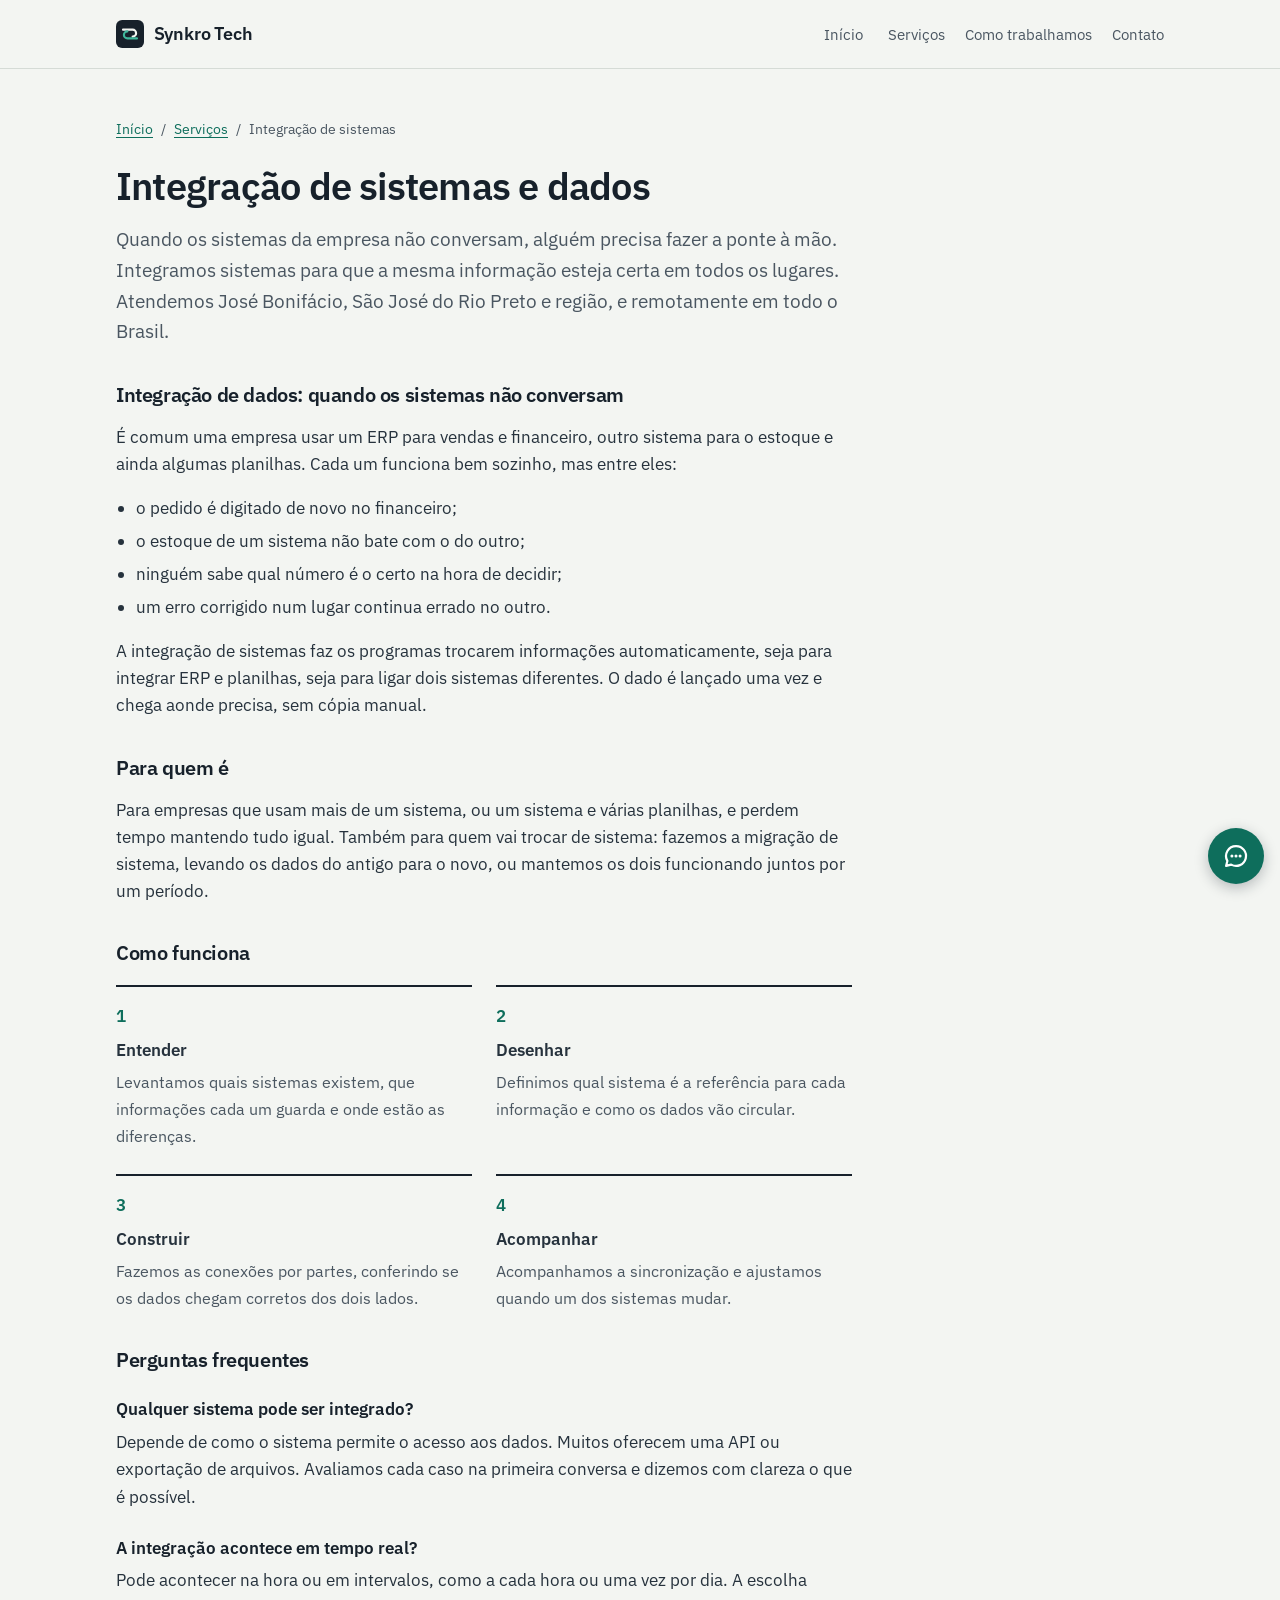
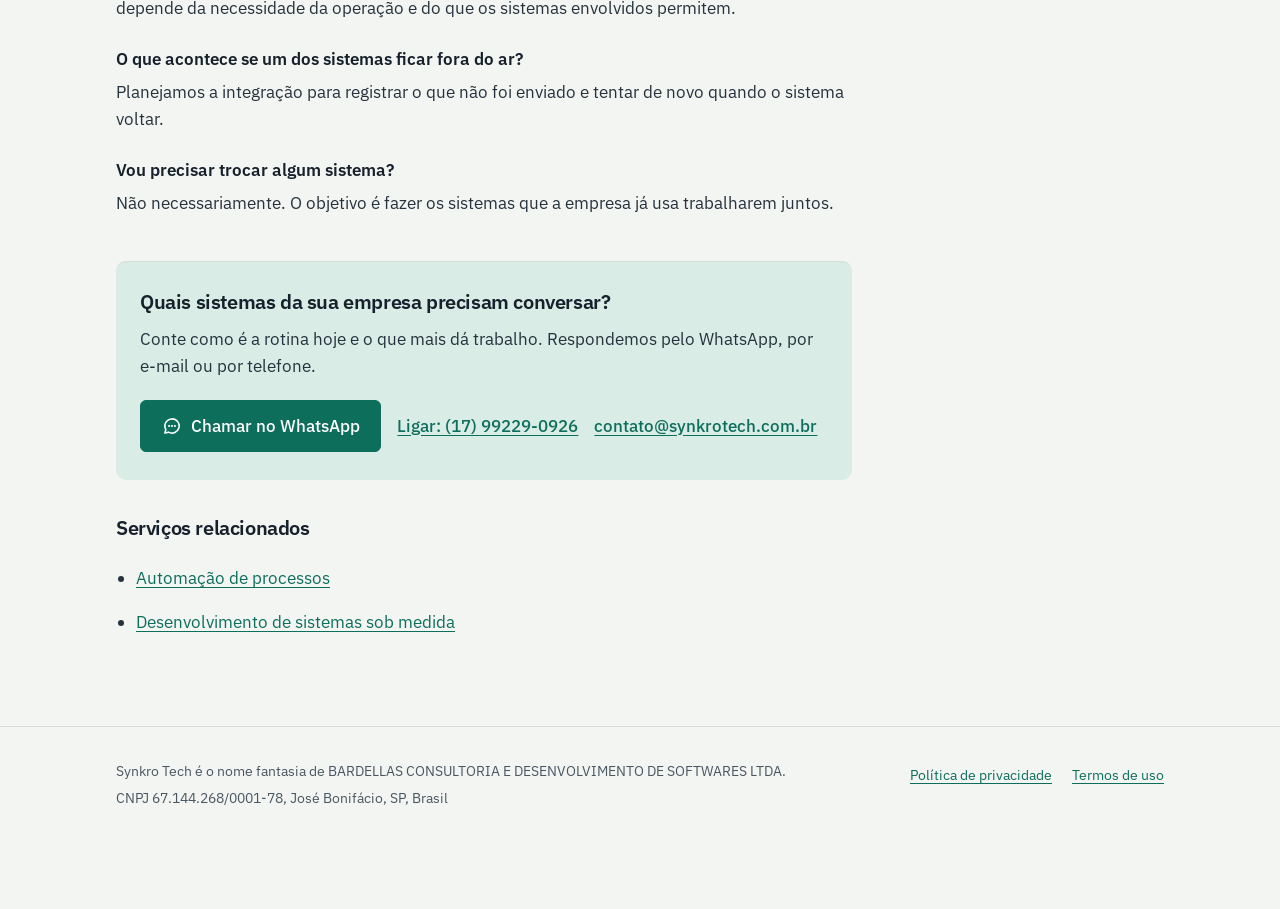
<file: integracao-de-sistemas/index.html>
<!doctype html>
<html lang="pt-BR">
<head>
<meta charset="utf-8">
<meta name="viewport" content="width=device-width, initial-scale=1">
<title>Integração de sistemas e dados | Synkro Tech</title>
<meta name="description" content="Integração de sistemas e de dados: ERP, planilhas e outros programas trocando informações, sem digitar duas vezes. São José do Rio Preto e todo o Brasil.">
<link rel="canonical" href="https://synkrotech.com.br/integracao-de-sistemas/">
<meta property="og:title" content="Integração de sistemas e dados | Synkro Tech">
<meta property="og:description" content="Integração de sistemas e de dados: ERP, planilhas e outros programas trocando informações, sem digitar duas vezes. São José do Rio Preto e todo o Brasil.">
<meta property="og:url" content="https://synkrotech.com.br/integracao-de-sistemas/">
<meta property="og:type" content="website">
<meta property="og:image" content="https://synkrotech.com.br/assets/og-image.png">
<meta property="og:image:width" content="1200">
<meta property="og:image:height" content="630">
<meta property="og:image:alt" content="Synkro Tech: Menos trabalho manual. Mais tempo para o que importa.">
<meta property="og:locale" content="pt_BR">
<meta property="og:site_name" content="Synkro Tech">
<meta name="twitter:card" content="summary_large_image">
<link rel="icon" href="/assets/marca.svg" type="image/svg+xml">
<link rel="icon" href="/assets/favicon-32.png" type="image/png" sizes="32x32">
<link rel="apple-touch-icon" href="/assets/apple-touch-icon.png">
<link rel="stylesheet" href="/assets/site.css">
<script type="application/ld+json">
{
  "@context": "https://schema.org",
  "@graph": [
    {
      "@type": "Service",
      "@id": "https://synkrotech.com.br/integracao-de-sistemas/#servico",
      "name": "Integração de sistemas e dados",
      "serviceType": "Integração de sistemas",
      "description": "Integração de sistemas e de dados: ERP, planilhas e outros programas trocando informações, sem digitar duas vezes. São José do Rio Preto e todo o Brasil.",
      "url": "https://synkrotech.com.br/integracao-de-sistemas/",
      "provider": {
        "@id": "https://synkrotech.com.br/#organizacao"
      },
      "areaServed": [
        {
          "@type": "City",
          "name": "José Bonifácio",
          "containedInPlace": {
            "@type": "State",
            "name": "São Paulo"
          }
        },
        {
          "@type": "City",
          "name": "São José do Rio Preto",
          "containedInPlace": {
            "@type": "State",
            "name": "São Paulo"
          }
        },
        {
          "@type": "Country",
          "name": "Brasil"
        }
      ]
    },
    {
      "@type": "FAQPage",
      "@id": "https://synkrotech.com.br/integracao-de-sistemas/#perguntas",
      "mainEntity": [
        {
          "@type": "Question",
          "name": "Qualquer sistema pode ser integrado?",
          "acceptedAnswer": {
            "@type": "Answer",
            "text": "Depende de como o sistema permite o acesso aos dados. Muitos oferecem uma API ou exportação de arquivos. Avaliamos cada caso na primeira conversa e dizemos com clareza o que é possível."
          }
        },
        {
          "@type": "Question",
          "name": "A integração acontece em tempo real?",
          "acceptedAnswer": {
            "@type": "Answer",
            "text": "Pode acontecer na hora ou em intervalos, como a cada hora ou uma vez por dia. A escolha depende da necessidade da operação e do que os sistemas envolvidos permitem."
          }
        },
        {
          "@type": "Question",
          "name": "O que acontece se um dos sistemas ficar fora do ar?",
          "acceptedAnswer": {
            "@type": "Answer",
            "text": "Planejamos a integração para registrar o que não foi enviado e tentar de novo quando o sistema voltar."
          }
        },
        {
          "@type": "Question",
          "name": "Vou precisar trocar algum sistema?",
          "acceptedAnswer": {
            "@type": "Answer",
            "text": "Não necessariamente. O objetivo é fazer os sistemas que a empresa já usa trabalharem juntos."
          }
        }
      ]
    },
    {
      "@type": "BreadcrumbList",
      "@id": "https://synkrotech.com.br/integracao-de-sistemas/#migalhas",
      "itemListElement": [
        {
          "@type": "ListItem",
          "position": 1,
          "name": "Início",
          "item": "https://synkrotech.com.br/"
        },
        {
          "@type": "ListItem",
          "position": 2,
          "name": "Serviços",
          "item": "https://synkrotech.com.br/#servicos"
        },
        {
          "@type": "ListItem",
          "position": 3,
          "name": "Integração de sistemas",
          "item": "https://synkrotech.com.br/integracao-de-sistemas/"
        }
      ]
    }
  ]
}
</script>
</head>
<body>
<a class="pular" href="#conteudo">Pular para o conteúdo</a>

<header class="topo">
  <div class="faixa">
    <a class="marca" href="/" aria-label="Synkro Tech, página inicial">
      <svg viewBox="0 0 32 32" width="28" height="28" aria-hidden="true" focusable="false"><rect width="32" height="32" rx="7" fill="#17212b"/><path d="M8 11h11a4 4 0 0 1 0 8" fill="none" stroke="#f3f5f2" stroke-width="2.4" stroke-linecap="round"/><path d="M24 21H13a4 4 0 0 1 0-8" fill="none" stroke="#3fb89c" stroke-width="2.4" stroke-linecap="round"/></svg>
      Synkro Tech
    </a>
    <nav class="menu" aria-label="Menu principal">
      <a href="/">Início</a>
      <a href="/#servicos">Serviços</a>
      <a href="/#como">Como trabalhamos</a>
      <a href="/#contato">Contato</a>
    </nav>
  </div>
</header>

<main id="conteudo" class="faixa">
  <article class="texto">
    <nav class="migalhas" aria-label="Você está em"><ol><li><a href="/">Início</a></li><li><a href="/#servicos">Serviços</a></li><li aria-current="page">Integração de sistemas</li></ol></nav>
    <h1>Integração de sistemas e dados</h1>
    <p class="lead">Quando os sistemas da empresa não conversam, alguém precisa fazer a ponte à mão. Integramos sistemas para que a mesma informação esteja certa em todos os lugares. Atendemos José Bonifácio, São José do Rio Preto e região, e remotamente em todo o Brasil.</p>

    <h2>Integração de dados: quando os sistemas não conversam</h2>
    <p>É comum uma empresa usar um ERP para vendas e financeiro, outro sistema para o estoque e ainda algumas planilhas. Cada um funciona bem sozinho, mas entre eles:</p>
    <ul>
      <li>o pedido é digitado de novo no financeiro;</li>
      <li>o estoque de um sistema não bate com o do outro;</li>
      <li>ninguém sabe qual número é o certo na hora de decidir;</li>
      <li>um erro corrigido num lugar continua errado no outro.</li>
    </ul>
    <p>A integração de sistemas faz os programas trocarem informações automaticamente, seja para integrar ERP e planilhas, seja para ligar dois sistemas diferentes. O dado é lançado uma vez e chega aonde precisa, sem cópia manual.</p>

    <h2>Para quem é</h2>
    <p>Para empresas que usam mais de um sistema, ou um sistema e várias planilhas, e perdem tempo mantendo tudo igual. Também para quem vai trocar de sistema: fazemos a migração de sistema, levando os dados do antigo para o novo, ou mantemos os dois funcionando juntos por um período.</p>

    <h2>Como funciona</h2>
    <ol class="etapas">
      <li><strong>Entender</strong><span>Levantamos quais sistemas existem, que informações cada um guarda e onde estão as diferenças.</span></li>
      <li><strong>Desenhar</strong><span>Definimos qual sistema é a referência para cada informação e como os dados vão circular.</span></li>
      <li><strong>Construir</strong><span>Fazemos as conexões por partes, conferindo se os dados chegam corretos dos dois lados.</span></li>
      <li><strong>Acompanhar</strong><span>Acompanhamos a sincronização e ajustamos quando um dos sistemas mudar.</span></li>
    </ol>

    <h2>Perguntas frequentes</h2>
    <h3>Qualquer sistema pode ser integrado?</h3>
    <p>Depende de como o sistema permite o acesso aos dados. Muitos oferecem uma API ou exportação de arquivos. Avaliamos cada caso na primeira conversa e dizemos com clareza o que é possível.</p>
    <h3>A integração acontece em tempo real?</h3>
    <p>Pode acontecer na hora ou em intervalos, como a cada hora ou uma vez por dia. A escolha depende da necessidade da operação e do que os sistemas envolvidos permitem.</p>
    <h3>O que acontece se um dos sistemas ficar fora do ar?</h3>
    <p>Planejamos a integração para registrar o que não foi enviado e tentar de novo quando o sistema voltar.</p>
    <h3>Vou precisar trocar algum sistema?</h3>
    <p>Não necessariamente. O objetivo é fazer os sistemas que a empresa já usa trabalharem juntos.</p>

    <section class="cta" aria-labelledby="cta-titulo">
      <h2 id="cta-titulo">Quais sistemas da sua empresa precisam conversar?</h2>
      <p>Conte como é a rotina hoje e o que mais dá trabalho. Respondemos pelo WhatsApp, por e-mail ou por telefone.</p>
      <div class="acoes">
        <a class="botao" href="https://wa.me/5517992290926?text=Ol%C3%A1%2C%20vim%20pelo%20site%20da%20Synkro%20Tech" target="_blank" rel="noopener"><svg viewBox="0 0 24 24" aria-hidden="true" focusable="false" fill="none" stroke="currentColor" stroke-width="1.9" stroke-linecap="round" stroke-linejoin="round"><path d="M12 3.5a8.5 8.5 0 0 0-7.4 12.7L3.5 20.5l4.4-1.1A8.5 8.5 0 1 0 12 3.5z"/><path d="M8.5 12h.01M12 12h.01M15.5 12h.01" stroke-width="2.6"/></svg>Chamar no WhatsApp</a>
        <a class="link-toque" href="tel:+5517992290926">Ligar: (17) 99229-0926</a>
        <a class="link-toque" href="mailto:contato@synkrotech.com.br">contato@synkrotech.com.br</a>
      </div>
    </section>

    <h2>Serviços relacionados</h2>
    <ul class="relacionados">
      <li><a href="/automacao-de-processos/">Automação de processos</a></li>
      <li><a href="/desenvolvimento-de-sistemas/">Desenvolvimento de sistemas sob medida</a></li>
    </ul>
  </article>
</main>

<footer class="rodape">
  <div class="faixa">
    <div>
      <p>Synkro Tech é o nome fantasia de BARDELLAS CONSULTORIA E DESENVOLVIMENTO DE SOFTWARES LTDA.</p>
      <p>CNPJ 67.144.268/0001-78, José Bonifácio, SP, Brasil</p>
    </div>
    <ul aria-label="Informações legais">
      <li><a href="/privacidade/">Política de privacidade</a></li>
      <li><a href="/termos/">Termos de uso</a></li>
    </ul>
  </div>
</footer>

<a class="whatsapp-flutuante" href="https://wa.me/5517992290926?text=Ol%C3%A1%2C%20vim%20pelo%20site%20da%20Synkro%20Tech" target="_blank" rel="noopener" aria-label="Falar no WhatsApp"><svg viewBox="0 0 24 24" aria-hidden="true" focusable="false" fill="none" stroke="currentColor" stroke-width="1.9" stroke-linecap="round" stroke-linejoin="round"><path d="M12 3.5a8.5 8.5 0 0 0-7.4 12.7L3.5 20.5l4.4-1.1A8.5 8.5 0 1 0 12 3.5z"/><path d="M8.5 12h.01M12 12h.01M15.5 12h.01" stroke-width="2.6"/></svg></a>

</body>
</html>
</file>
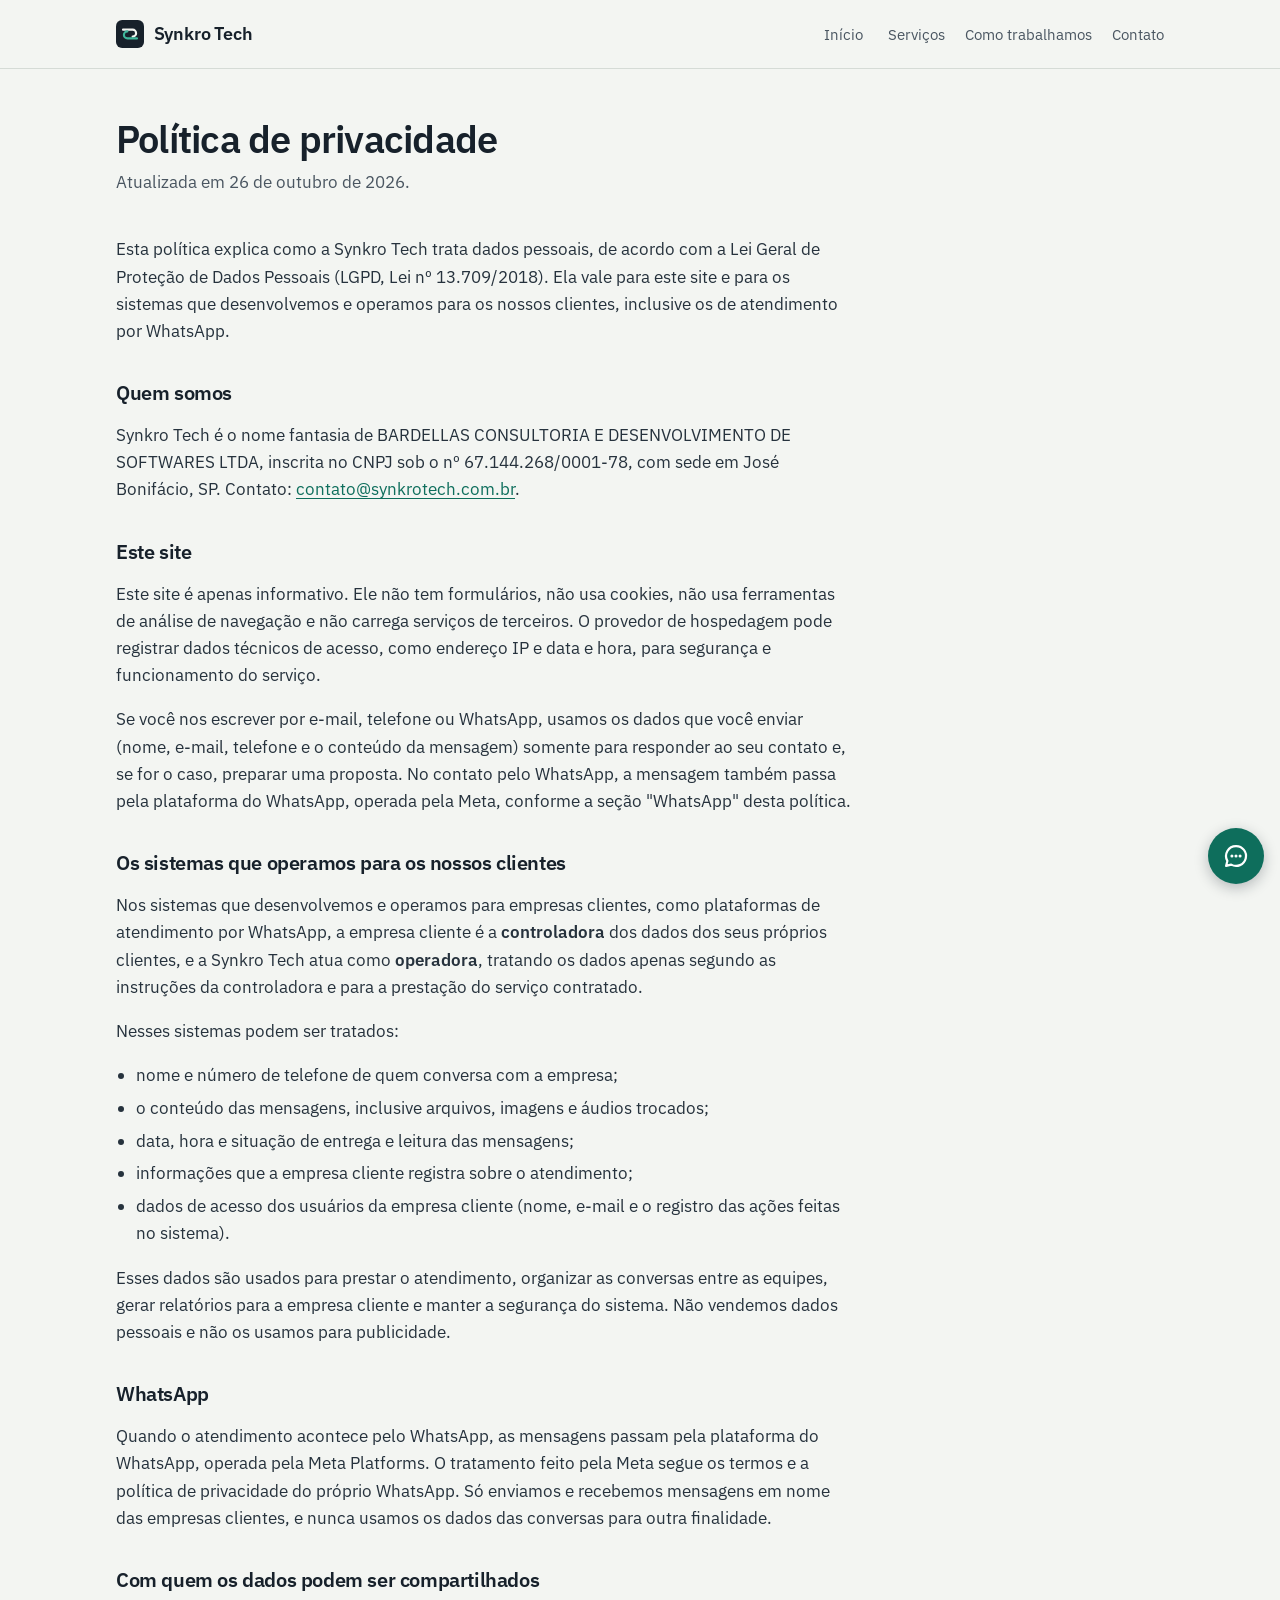
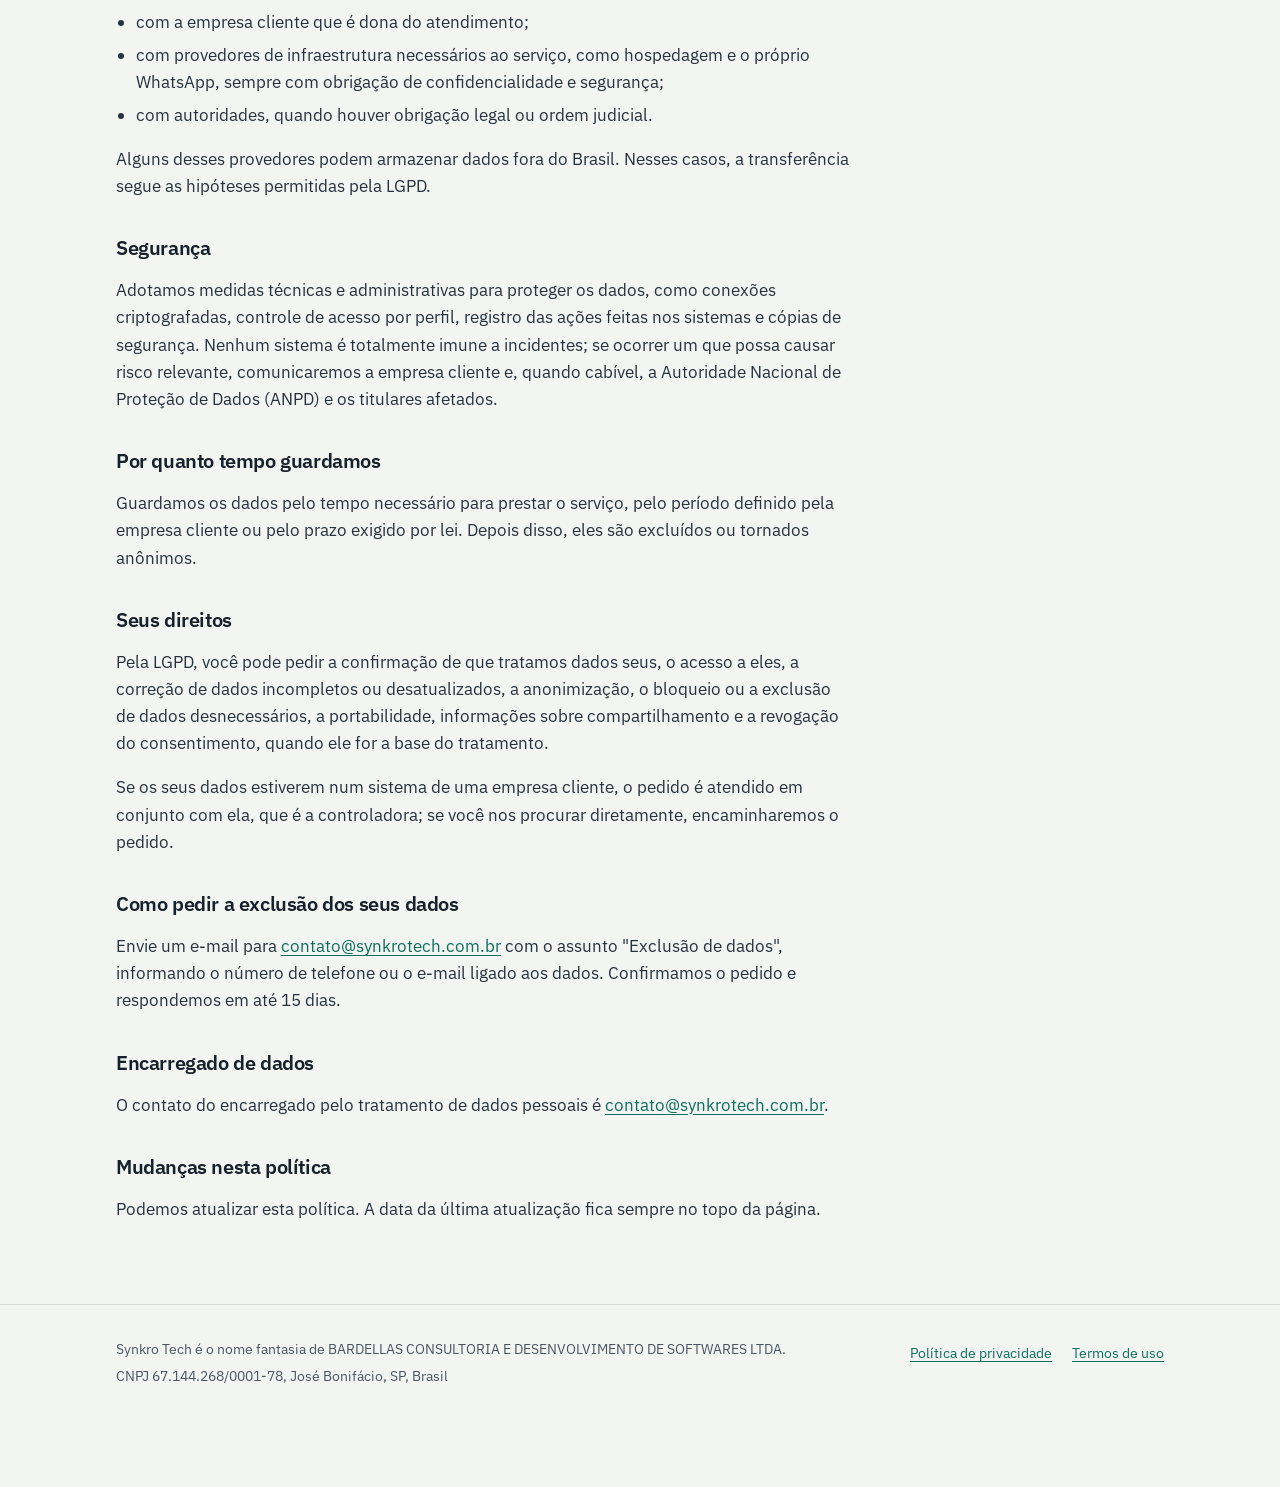
<file: privacidade/index.html>
<!doctype html>
<html lang="pt-BR">
<head>
<meta charset="utf-8">
<meta name="viewport" content="width=device-width, initial-scale=1">
<title>Política de Privacidade | Synkro Tech</title>
<meta name="description" content="Como a Synkro Tech trata dados pessoais, de acordo com a Lei Geral de Proteção de Dados (Lei nº 13.709/2018).">
<link rel="canonical" href="https://synkrotech.com.br/privacidade/">
<meta property="og:title" content="Política de Privacidade | Synkro Tech">
<meta property="og:description" content="Como a Synkro Tech trata dados pessoais, de acordo com a Lei Geral de Proteção de Dados (Lei nº 13.709/2018).">
<meta property="og:url" content="https://synkrotech.com.br/privacidade/">
<meta property="og:type" content="website">
<meta property="og:image" content="https://synkrotech.com.br/assets/og-image.png">
<meta property="og:image:width" content="1200">
<meta property="og:image:height" content="630">
<meta property="og:image:alt" content="Synkro Tech: Menos trabalho manual. Mais tempo para o que importa.">
<meta property="og:locale" content="pt_BR">
<meta property="og:site_name" content="Synkro Tech">
<meta name="twitter:card" content="summary_large_image">
<link rel="icon" href="/assets/marca.svg" type="image/svg+xml">
<link rel="icon" href="/assets/favicon-32.png" type="image/png" sizes="32x32">
<link rel="apple-touch-icon" href="/assets/apple-touch-icon.png">
<link rel="stylesheet" href="/assets/site.css">
<script type="application/ld+json">
{
  "@context": "https://schema.org",
  "@graph": [
    {
      "@type": "BreadcrumbList",
      "@id": "https://synkrotech.com.br/privacidade/#migalhas",
      "itemListElement": [
        {
          "@type": "ListItem",
          "position": 1,
          "name": "Início",
          "item": "https://synkrotech.com.br/"
        },
        {
          "@type": "ListItem",
          "position": 2,
          "name": "Política de privacidade",
          "item": "https://synkrotech.com.br/privacidade/"
        }
      ]
    }
  ]
}
</script>
</head>
<body>
<a class="pular" href="#conteudo">Pular para o conteúdo</a>

<header class="topo">
  <div class="faixa">
    <a class="marca" href="/" aria-label="Synkro Tech, página inicial">
      <svg viewBox="0 0 32 32" width="28" height="28" aria-hidden="true" focusable="false"><rect width="32" height="32" rx="7" fill="#17212b"/><path d="M8 11h11a4 4 0 0 1 0 8" fill="none" stroke="#f3f5f2" stroke-width="2.4" stroke-linecap="round"/><path d="M24 21H13a4 4 0 0 1 0-8" fill="none" stroke="#3fb89c" stroke-width="2.4" stroke-linecap="round"/></svg>
      Synkro Tech
    </a>
    <nav class="menu" aria-label="Menu principal">
      <a href="/">Início</a>
      <a href="/#servicos">Serviços</a>
      <a href="/#como">Como trabalhamos</a>
      <a href="/#contato">Contato</a>
    </nav>
  </div>
</header>

<main id="conteudo" class="faixa">
  <article class="texto">
    <h1>Política de privacidade</h1>
    <p class="data">Atualizada em 26 de outubro de 2026.</p>

    <p>Esta política explica como a Synkro Tech trata dados pessoais, de acordo com a Lei Geral de Proteção de Dados Pessoais (LGPD, Lei nº 13.709/2018). Ela vale para este site e para os sistemas que desenvolvemos e operamos para os nossos clientes, inclusive os de atendimento por WhatsApp.</p>

    <h2>Quem somos</h2>
    <p>Synkro Tech é o nome fantasia de BARDELLAS CONSULTORIA E DESENVOLVIMENTO DE SOFTWARES LTDA, inscrita no CNPJ sob o nº 67.144.268/0001-78, com sede em José Bonifácio, SP. Contato: <a href="mailto:contato@synkrotech.com.br">contato@synkrotech.com.br</a>.</p>

    <h2>Este site</h2>
    <p>Este site é apenas informativo. Ele não tem formulários, não usa cookies, não usa ferramentas de análise de navegação e não carrega serviços de terceiros. O provedor de hospedagem pode registrar dados técnicos de acesso, como endereço IP e data e hora, para segurança e funcionamento do serviço.</p>
    <p>Se você nos escrever por e-mail, telefone ou WhatsApp, usamos os dados que você enviar (nome, e-mail, telefone e o conteúdo da mensagem) somente para responder ao seu contato e, se for o caso, preparar uma proposta. No contato pelo WhatsApp, a mensagem também passa pela plataforma do WhatsApp, operada pela Meta, conforme a seção "WhatsApp" desta política.</p>

    <h2>Os sistemas que operamos para os nossos clientes</h2>
    <p>Nos sistemas que desenvolvemos e operamos para empresas clientes, como plataformas de atendimento por WhatsApp, a empresa cliente é a <strong>controladora</strong> dos dados dos seus próprios clientes, e a Synkro Tech atua como <strong>operadora</strong>, tratando os dados apenas segundo as instruções da controladora e para a prestação do serviço contratado.</p>
    <p>Nesses sistemas podem ser tratados:</p>
    <ul>
      <li>nome e número de telefone de quem conversa com a empresa;</li>
      <li>o conteúdo das mensagens, inclusive arquivos, imagens e áudios trocados;</li>
      <li>data, hora e situação de entrega e leitura das mensagens;</li>
      <li>informações que a empresa cliente registra sobre o atendimento;</li>
      <li>dados de acesso dos usuários da empresa cliente (nome, e-mail e o registro das ações feitas no sistema).</li>
    </ul>
    <p>Esses dados são usados para prestar o atendimento, organizar as conversas entre as equipes, gerar relatórios para a empresa cliente e manter a segurança do sistema. Não vendemos dados pessoais e não os usamos para publicidade.</p>

    <h2>WhatsApp</h2>
    <p>Quando o atendimento acontece pelo WhatsApp, as mensagens passam pela plataforma do WhatsApp, operada pela Meta Platforms. O tratamento feito pela Meta segue os termos e a política de privacidade do próprio WhatsApp. Só enviamos e recebemos mensagens em nome das empresas clientes, e nunca usamos os dados das conversas para outra finalidade.</p>

    <h2>Com quem os dados podem ser compartilhados</h2>
    <ul>
      <li>com a empresa cliente que é dona do atendimento;</li>
      <li>com provedores de infraestrutura necessários ao serviço, como hospedagem e o próprio WhatsApp, sempre com obrigação de confidencialidade e segurança;</li>
      <li>com autoridades, quando houver obrigação legal ou ordem judicial.</li>
    </ul>
    <p>Alguns desses provedores podem armazenar dados fora do Brasil. Nesses casos, a transferência segue as hipóteses permitidas pela LGPD.</p>

    <h2>Segurança</h2>
    <p>Adotamos medidas técnicas e administrativas para proteger os dados, como conexões criptografadas, controle de acesso por perfil, registro das ações feitas nos sistemas e cópias de segurança. Nenhum sistema é totalmente imune a incidentes; se ocorrer um que possa causar risco relevante, comunicaremos a empresa cliente e, quando cabível, a Autoridade Nacional de Proteção de Dados (ANPD) e os titulares afetados.</p>

    <h2>Por quanto tempo guardamos</h2>
    <p>Guardamos os dados pelo tempo necessário para prestar o serviço, pelo período definido pela empresa cliente ou pelo prazo exigido por lei. Depois disso, eles são excluídos ou tornados anônimos.</p>

    <h2>Seus direitos</h2>
    <p>Pela LGPD, você pode pedir a confirmação de que tratamos dados seus, o acesso a eles, a correção de dados incompletos ou desatualizados, a anonimização, o bloqueio ou a exclusão de dados desnecessários, a portabilidade, informações sobre compartilhamento e a revogação do consentimento, quando ele for a base do tratamento.</p>
    <p>Se os seus dados estiverem num sistema de uma empresa cliente, o pedido é atendido em conjunto com ela, que é a controladora; se você nos procurar diretamente, encaminharemos o pedido.</p>

    <h2>Como pedir a exclusão dos seus dados</h2>
    <p>Envie um e-mail para <a href="mailto:contato@synkrotech.com.br">contato@synkrotech.com.br</a> com o assunto "Exclusão de dados", informando o número de telefone ou o e-mail ligado aos dados. Confirmamos o pedido e respondemos em até 15 dias.</p>

    <h2>Encarregado de dados</h2>
    <p>O contato do encarregado pelo tratamento de dados pessoais é <a href="mailto:contato@synkrotech.com.br">contato@synkrotech.com.br</a>.</p>

    <h2>Mudanças nesta política</h2>
    <p>Podemos atualizar esta política. A data da última atualização fica sempre no topo da página.</p>
  </article>
</main>

<footer class="rodape">
  <div class="faixa">
    <div>
      <p>Synkro Tech é o nome fantasia de BARDELLAS CONSULTORIA E DESENVOLVIMENTO DE SOFTWARES LTDA.</p>
      <p>CNPJ 67.144.268/0001-78, José Bonifácio, SP, Brasil</p>
    </div>
    <ul aria-label="Informações legais">
      <li><a href="/privacidade/">Política de privacidade</a></li>
      <li><a href="/termos/">Termos de uso</a></li>
    </ul>
  </div>
</footer>

<a class="whatsapp-flutuante" href="https://wa.me/5517992290926?text=Ol%C3%A1%2C%20vim%20pelo%20site%20da%20Synkro%20Tech" target="_blank" rel="noopener" aria-label="Falar no WhatsApp"><svg viewBox="0 0 24 24" aria-hidden="true" focusable="false" fill="none" stroke="currentColor" stroke-width="1.9" stroke-linecap="round" stroke-linejoin="round"><path d="M12 3.5a8.5 8.5 0 0 0-7.4 12.7L3.5 20.5l4.4-1.1A8.5 8.5 0 1 0 12 3.5z"/><path d="M8.5 12h.01M12 12h.01M15.5 12h.01" stroke-width="2.6"/></svg></a>

</body>
</html>
</file>
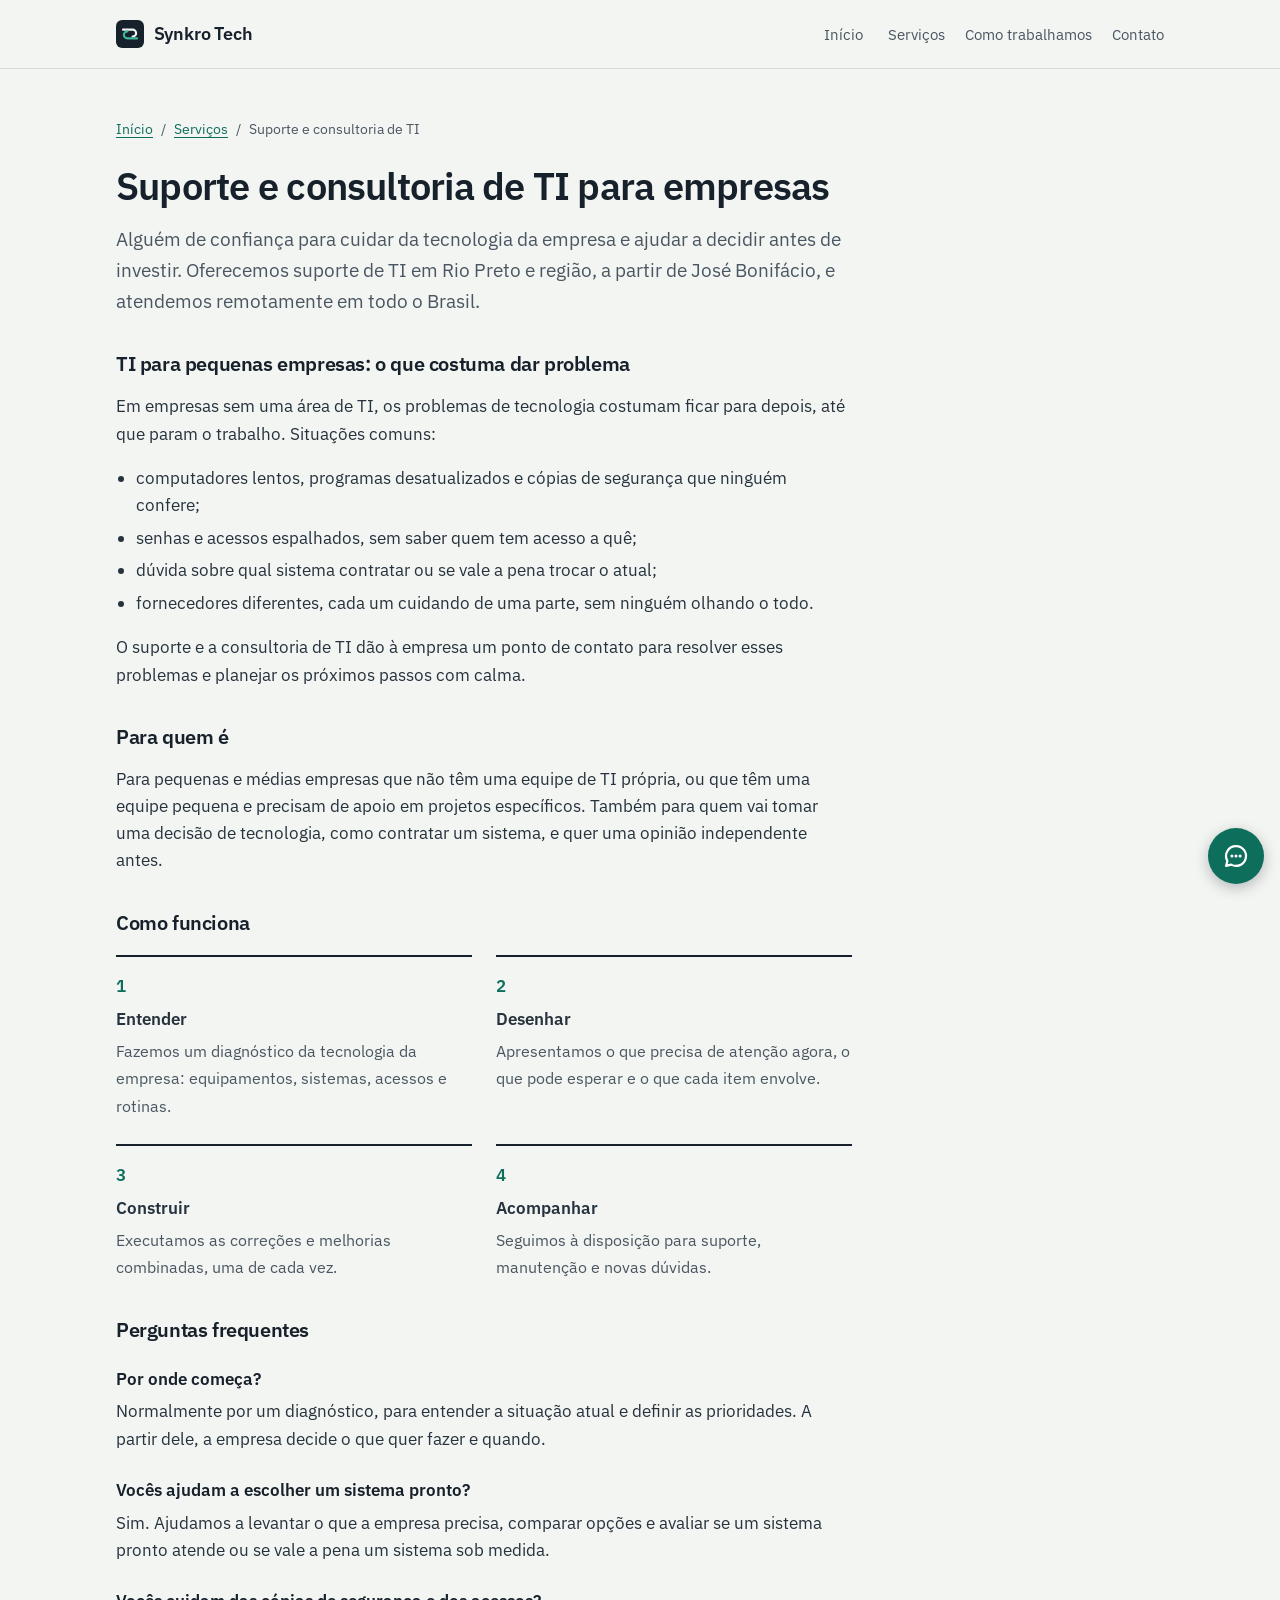
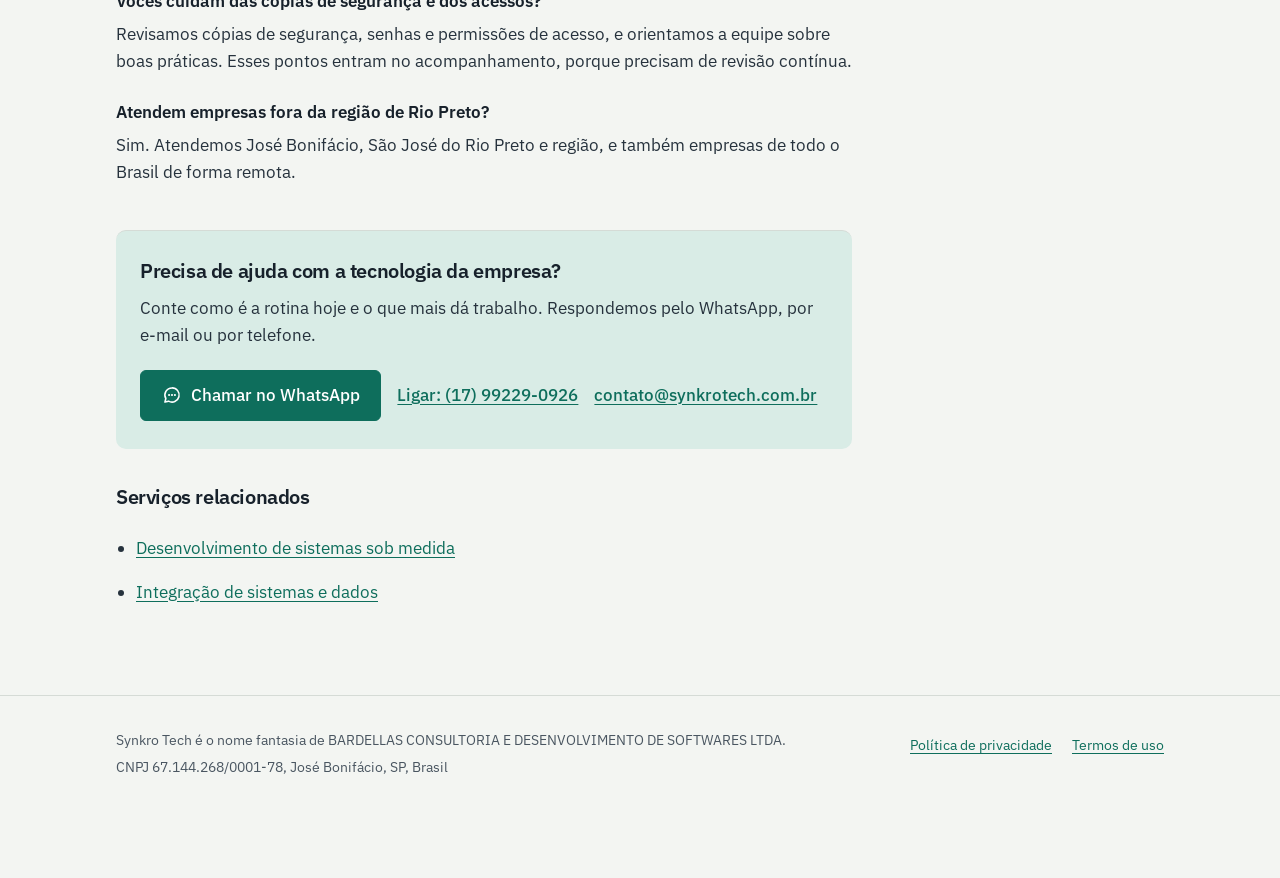
<file: suporte-e-consultoria-de-ti/index.html>
<!doctype html>
<html lang="pt-BR">
<head>
<meta charset="utf-8">
<meta name="viewport" content="width=device-width, initial-scale=1">
<title>Suporte e consultoria de TI para empresas | Synkro Tech</title>
<meta name="description" content="Consultoria de TI para empresas e TI para pequenas empresas sem equipe própria: diagnóstico, manutenção e suporte. São José do Rio Preto e todo o Brasil.">
<link rel="canonical" href="https://synkrotech.com.br/suporte-e-consultoria-de-ti/">
<meta property="og:title" content="Suporte e consultoria de TI para empresas | Synkro Tech">
<meta property="og:description" content="Consultoria de TI para empresas e TI para pequenas empresas sem equipe própria: diagnóstico, manutenção e suporte. São José do Rio Preto e todo o Brasil.">
<meta property="og:url" content="https://synkrotech.com.br/suporte-e-consultoria-de-ti/">
<meta property="og:type" content="website">
<meta property="og:image" content="https://synkrotech.com.br/assets/og-image.png">
<meta property="og:image:width" content="1200">
<meta property="og:image:height" content="630">
<meta property="og:image:alt" content="Synkro Tech: Menos trabalho manual. Mais tempo para o que importa.">
<meta property="og:locale" content="pt_BR">
<meta property="og:site_name" content="Synkro Tech">
<meta name="twitter:card" content="summary_large_image">
<link rel="icon" href="/assets/marca.svg" type="image/svg+xml">
<link rel="icon" href="/assets/favicon-32.png" type="image/png" sizes="32x32">
<link rel="apple-touch-icon" href="/assets/apple-touch-icon.png">
<link rel="stylesheet" href="/assets/site.css">
<script type="application/ld+json">
{
  "@context": "https://schema.org",
  "@graph": [
    {
      "@type": "Service",
      "@id": "https://synkrotech.com.br/suporte-e-consultoria-de-ti/#servico",
      "name": "Suporte e consultoria de TI para empresas",
      "serviceType": "Suporte e consultoria de TI",
      "description": "Consultoria de TI para empresas e TI para pequenas empresas sem equipe própria: diagnóstico, manutenção e suporte. São José do Rio Preto e todo o Brasil.",
      "url": "https://synkrotech.com.br/suporte-e-consultoria-de-ti/",
      "provider": {
        "@id": "https://synkrotech.com.br/#organizacao"
      },
      "areaServed": [
        {
          "@type": "City",
          "name": "José Bonifácio",
          "containedInPlace": {
            "@type": "State",
            "name": "São Paulo"
          }
        },
        {
          "@type": "City",
          "name": "São José do Rio Preto",
          "containedInPlace": {
            "@type": "State",
            "name": "São Paulo"
          }
        },
        {
          "@type": "Country",
          "name": "Brasil"
        }
      ]
    },
    {
      "@type": "FAQPage",
      "@id": "https://synkrotech.com.br/suporte-e-consultoria-de-ti/#perguntas",
      "mainEntity": [
        {
          "@type": "Question",
          "name": "Por onde começa?",
          "acceptedAnswer": {
            "@type": "Answer",
            "text": "Normalmente por um diagnóstico, para entender a situação atual e definir as prioridades. A partir dele, a empresa decide o que quer fazer e quando."
          }
        },
        {
          "@type": "Question",
          "name": "Vocês ajudam a escolher um sistema pronto?",
          "acceptedAnswer": {
            "@type": "Answer",
            "text": "Sim. Ajudamos a levantar o que a empresa precisa, comparar opções e avaliar se um sistema pronto atende ou se vale a pena um sistema sob medida."
          }
        },
        {
          "@type": "Question",
          "name": "Vocês cuidam das cópias de segurança e dos acessos?",
          "acceptedAnswer": {
            "@type": "Answer",
            "text": "Revisamos cópias de segurança, senhas e permissões de acesso, e orientamos a equipe sobre boas práticas. Esses pontos entram no acompanhamento, porque precisam de revisão contínua."
          }
        },
        {
          "@type": "Question",
          "name": "Atendem empresas fora da região de Rio Preto?",
          "acceptedAnswer": {
            "@type": "Answer",
            "text": "Sim. Atendemos José Bonifácio, São José do Rio Preto e região, e também empresas de todo o Brasil de forma remota."
          }
        }
      ]
    },
    {
      "@type": "BreadcrumbList",
      "@id": "https://synkrotech.com.br/suporte-e-consultoria-de-ti/#migalhas",
      "itemListElement": [
        {
          "@type": "ListItem",
          "position": 1,
          "name": "Início",
          "item": "https://synkrotech.com.br/"
        },
        {
          "@type": "ListItem",
          "position": 2,
          "name": "Serviços",
          "item": "https://synkrotech.com.br/#servicos"
        },
        {
          "@type": "ListItem",
          "position": 3,
          "name": "Suporte e consultoria de TI",
          "item": "https://synkrotech.com.br/suporte-e-consultoria-de-ti/"
        }
      ]
    }
  ]
}
</script>
</head>
<body>
<a class="pular" href="#conteudo">Pular para o conteúdo</a>

<header class="topo">
  <div class="faixa">
    <a class="marca" href="/" aria-label="Synkro Tech, página inicial">
      <svg viewBox="0 0 32 32" width="28" height="28" aria-hidden="true" focusable="false"><rect width="32" height="32" rx="7" fill="#17212b"/><path d="M8 11h11a4 4 0 0 1 0 8" fill="none" stroke="#f3f5f2" stroke-width="2.4" stroke-linecap="round"/><path d="M24 21H13a4 4 0 0 1 0-8" fill="none" stroke="#3fb89c" stroke-width="2.4" stroke-linecap="round"/></svg>
      Synkro Tech
    </a>
    <nav class="menu" aria-label="Menu principal">
      <a href="/">Início</a>
      <a href="/#servicos">Serviços</a>
      <a href="/#como">Como trabalhamos</a>
      <a href="/#contato">Contato</a>
    </nav>
  </div>
</header>

<main id="conteudo" class="faixa">
  <article class="texto">
    <nav class="migalhas" aria-label="Você está em"><ol><li><a href="/">Início</a></li><li><a href="/#servicos">Serviços</a></li><li aria-current="page">Suporte e consultoria de TI</li></ol></nav>
    <h1>Suporte e consultoria de TI para empresas</h1>
    <p class="lead">Alguém de confiança para cuidar da tecnologia da empresa e ajudar a decidir antes de investir. Oferecemos suporte de TI em Rio Preto e região, a partir de José Bonifácio, e atendemos remotamente em todo o Brasil.</p>

    <h2>TI para pequenas empresas: o que costuma dar problema</h2>
    <p>Em empresas sem uma área de TI, os problemas de tecnologia costumam ficar para depois, até que param o trabalho. Situações comuns:</p>
    <ul>
      <li>computadores lentos, programas desatualizados e cópias de segurança que ninguém confere;</li>
      <li>senhas e acessos espalhados, sem saber quem tem acesso a quê;</li>
      <li>dúvida sobre qual sistema contratar ou se vale a pena trocar o atual;</li>
      <li>fornecedores diferentes, cada um cuidando de uma parte, sem ninguém olhando o todo.</li>
    </ul>
    <p>O suporte e a consultoria de TI dão à empresa um ponto de contato para resolver esses problemas e planejar os próximos passos com calma.</p>

    <h2>Para quem é</h2>
    <p>Para pequenas e médias empresas que não têm uma equipe de TI própria, ou que têm uma equipe pequena e precisam de apoio em projetos específicos. Também para quem vai tomar uma decisão de tecnologia, como contratar um sistema, e quer uma opinião independente antes.</p>

    <h2>Como funciona</h2>
    <ol class="etapas">
      <li><strong>Entender</strong><span>Fazemos um diagnóstico da tecnologia da empresa: equipamentos, sistemas, acessos e rotinas.</span></li>
      <li><strong>Desenhar</strong><span>Apresentamos o que precisa de atenção agora, o que pode esperar e o que cada item envolve.</span></li>
      <li><strong>Construir</strong><span>Executamos as correções e melhorias combinadas, uma de cada vez.</span></li>
      <li><strong>Acompanhar</strong><span>Seguimos à disposição para suporte, manutenção e novas dúvidas.</span></li>
    </ol>

    <h2>Perguntas frequentes</h2>
    <h3>Por onde começa?</h3>
    <p>Normalmente por um diagnóstico, para entender a situação atual e definir as prioridades. A partir dele, a empresa decide o que quer fazer e quando.</p>
    <h3>Vocês ajudam a escolher um sistema pronto?</h3>
    <p>Sim. Ajudamos a levantar o que a empresa precisa, comparar opções e avaliar se um sistema pronto atende ou se vale a pena um sistema sob medida.</p>
    <h3>Vocês cuidam das cópias de segurança e dos acessos?</h3>
    <p>Revisamos cópias de segurança, senhas e permissões de acesso, e orientamos a equipe sobre boas práticas. Esses pontos entram no acompanhamento, porque precisam de revisão contínua.</p>
    <h3>Atendem empresas fora da região de Rio Preto?</h3>
    <p>Sim. Atendemos José Bonifácio, São José do Rio Preto e região, e também empresas de todo o Brasil de forma remota.</p>

    <section class="cta" aria-labelledby="cta-titulo">
      <h2 id="cta-titulo">Precisa de ajuda com a tecnologia da empresa?</h2>
      <p>Conte como é a rotina hoje e o que mais dá trabalho. Respondemos pelo WhatsApp, por e-mail ou por telefone.</p>
      <div class="acoes">
        <a class="botao" href="https://wa.me/5517992290926?text=Ol%C3%A1%2C%20vim%20pelo%20site%20da%20Synkro%20Tech" target="_blank" rel="noopener"><svg viewBox="0 0 24 24" aria-hidden="true" focusable="false" fill="none" stroke="currentColor" stroke-width="1.9" stroke-linecap="round" stroke-linejoin="round"><path d="M12 3.5a8.5 8.5 0 0 0-7.4 12.7L3.5 20.5l4.4-1.1A8.5 8.5 0 1 0 12 3.5z"/><path d="M8.5 12h.01M12 12h.01M15.5 12h.01" stroke-width="2.6"/></svg>Chamar no WhatsApp</a>
        <a class="link-toque" href="tel:+5517992290926">Ligar: (17) 99229-0926</a>
        <a class="link-toque" href="mailto:contato@synkrotech.com.br">contato@synkrotech.com.br</a>
      </div>
    </section>

    <h2>Serviços relacionados</h2>
    <ul class="relacionados">
      <li><a href="/desenvolvimento-de-sistemas/">Desenvolvimento de sistemas sob medida</a></li>
      <li><a href="/integracao-de-sistemas/">Integração de sistemas e dados</a></li>
    </ul>
  </article>
</main>

<footer class="rodape">
  <div class="faixa">
    <div>
      <p>Synkro Tech é o nome fantasia de BARDELLAS CONSULTORIA E DESENVOLVIMENTO DE SOFTWARES LTDA.</p>
      <p>CNPJ 67.144.268/0001-78, José Bonifácio, SP, Brasil</p>
    </div>
    <ul aria-label="Informações legais">
      <li><a href="/privacidade/">Política de privacidade</a></li>
      <li><a href="/termos/">Termos de uso</a></li>
    </ul>
  </div>
</footer>

<a class="whatsapp-flutuante" href="https://wa.me/5517992290926?text=Ol%C3%A1%2C%20vim%20pelo%20site%20da%20Synkro%20Tech" target="_blank" rel="noopener" aria-label="Falar no WhatsApp"><svg viewBox="0 0 24 24" aria-hidden="true" focusable="false" fill="none" stroke="currentColor" stroke-width="1.9" stroke-linecap="round" stroke-linejoin="round"><path d="M12 3.5a8.5 8.5 0 0 0-7.4 12.7L3.5 20.5l4.4-1.1A8.5 8.5 0 1 0 12 3.5z"/><path d="M8.5 12h.01M12 12h.01M15.5 12h.01" stroke-width="2.6"/></svg></a>

</body>
</html>
</file>
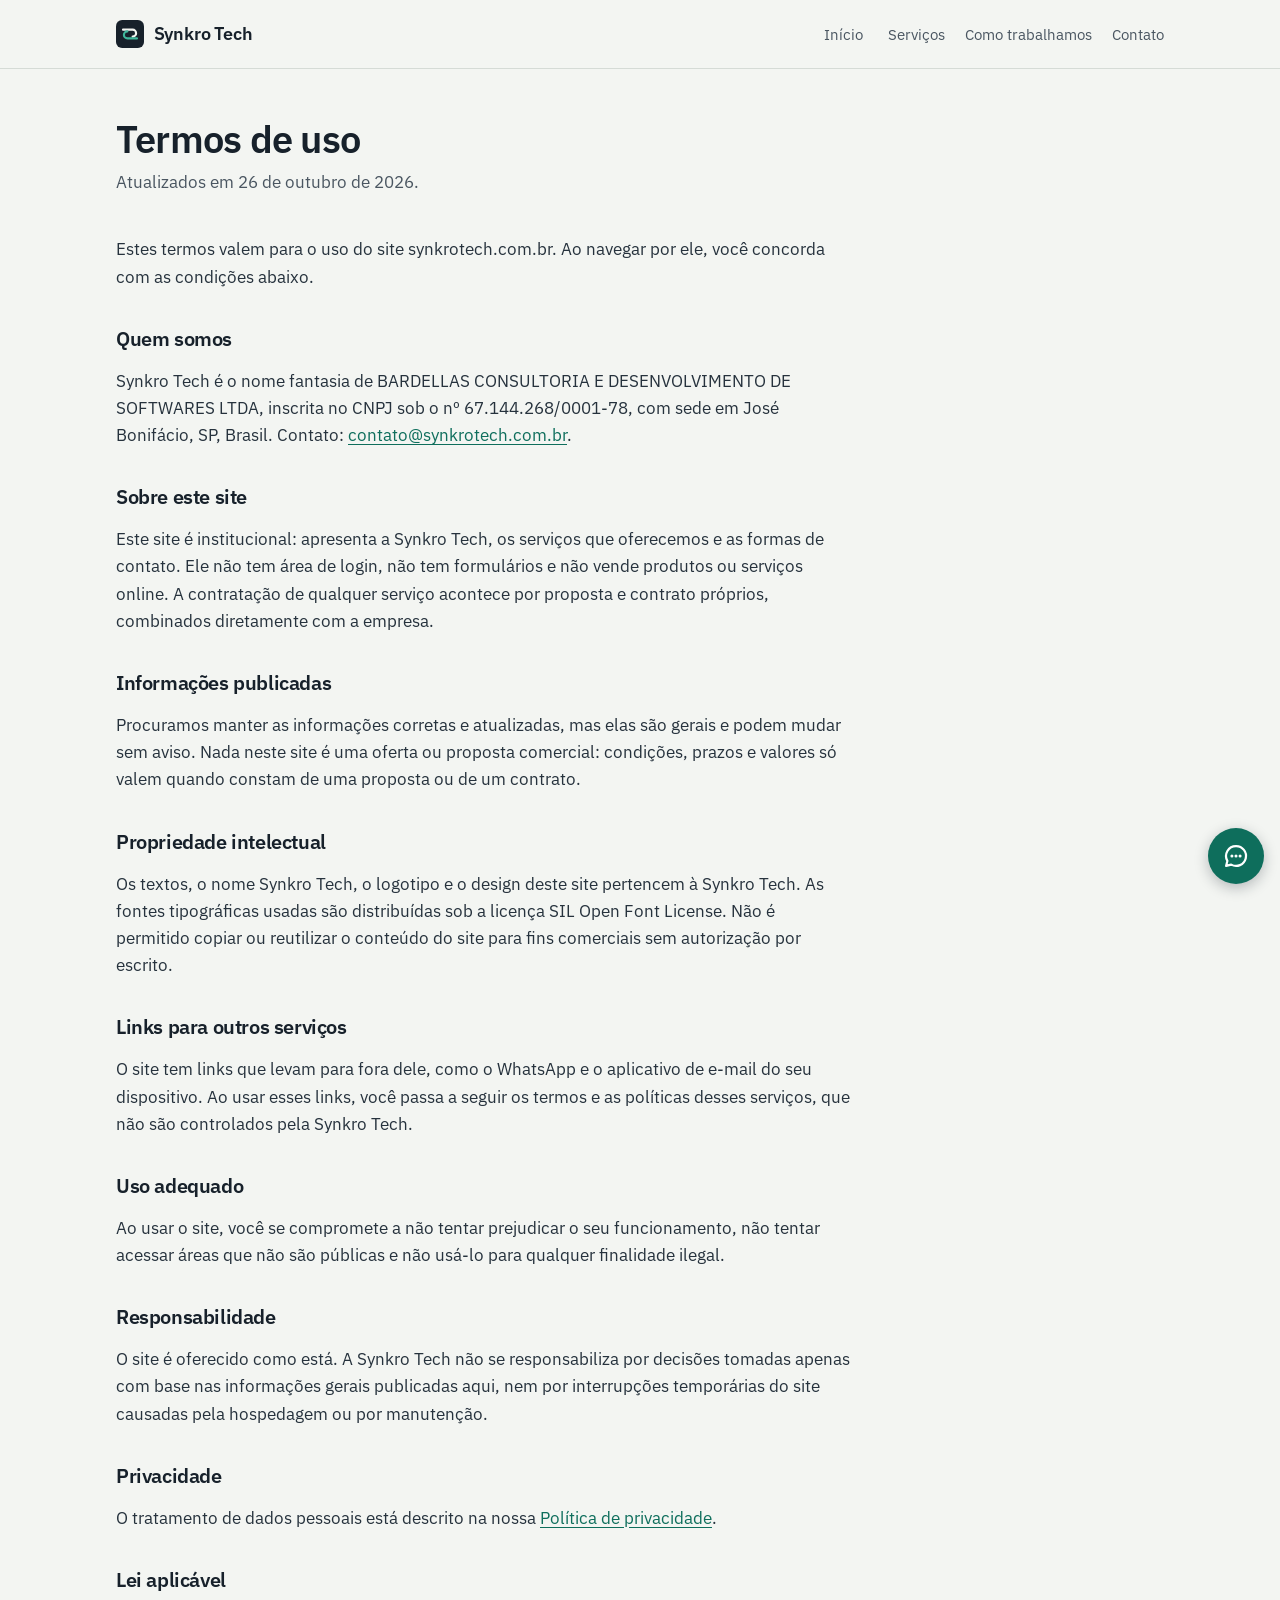
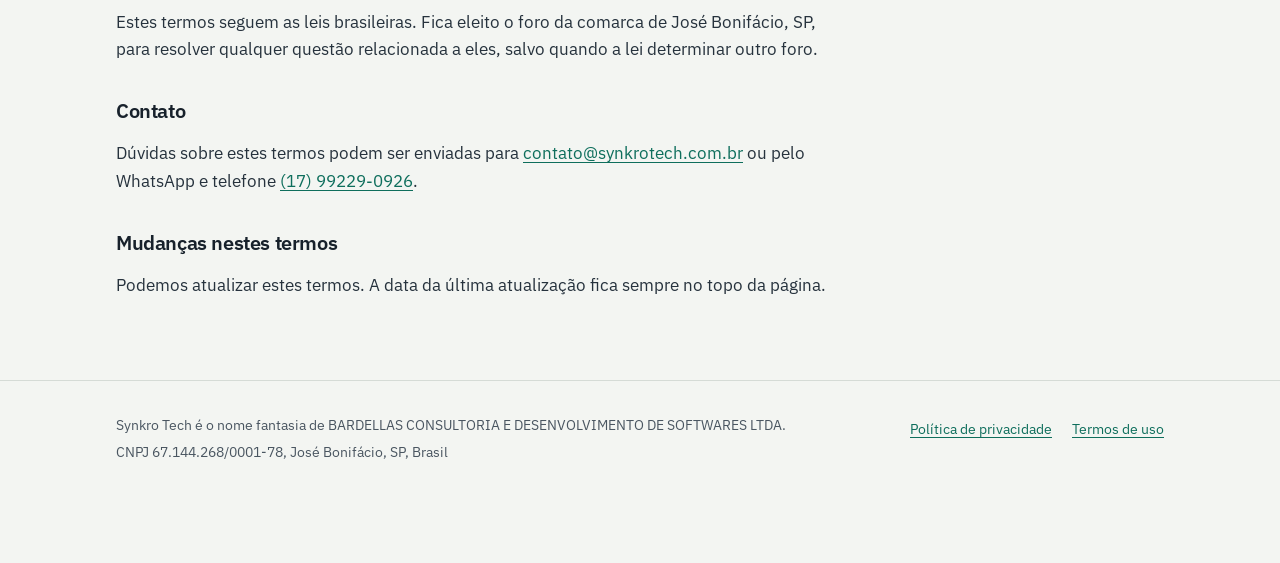
<file: termos/index.html>
<!doctype html>
<html lang="pt-BR">
<head>
<meta charset="utf-8">
<meta name="viewport" content="width=device-width, initial-scale=1">
<title>Termos de Uso | Synkro Tech</title>
<meta name="description" content="Termos de uso do site institucional da Synkro Tech (BARDELLAS CONSULTORIA E DESENVOLVIMENTO DE SOFTWARES LTDA), de José Bonifácio, SP.">
<link rel="canonical" href="https://synkrotech.com.br/termos/">
<meta property="og:title" content="Termos de Uso | Synkro Tech">
<meta property="og:description" content="Termos de uso do site institucional da Synkro Tech (BARDELLAS CONSULTORIA E DESENVOLVIMENTO DE SOFTWARES LTDA), de José Bonifácio, SP.">
<meta property="og:url" content="https://synkrotech.com.br/termos/">
<meta property="og:type" content="website">
<meta property="og:image" content="https://synkrotech.com.br/assets/og-image.png">
<meta property="og:image:width" content="1200">
<meta property="og:image:height" content="630">
<meta property="og:image:alt" content="Synkro Tech: Menos trabalho manual. Mais tempo para o que importa.">
<meta property="og:locale" content="pt_BR">
<meta property="og:site_name" content="Synkro Tech">
<meta name="twitter:card" content="summary_large_image">
<link rel="icon" href="/assets/marca.svg" type="image/svg+xml">
<link rel="icon" href="/assets/favicon-32.png" type="image/png" sizes="32x32">
<link rel="apple-touch-icon" href="/assets/apple-touch-icon.png">
<link rel="stylesheet" href="/assets/site.css">
<script type="application/ld+json">
{
  "@context": "https://schema.org",
  "@graph": [
    {
      "@type": "BreadcrumbList",
      "@id": "https://synkrotech.com.br/termos/#migalhas",
      "itemListElement": [
        {
          "@type": "ListItem",
          "position": 1,
          "name": "Início",
          "item": "https://synkrotech.com.br/"
        },
        {
          "@type": "ListItem",
          "position": 2,
          "name": "Termos de uso",
          "item": "https://synkrotech.com.br/termos/"
        }
      ]
    }
  ]
}
</script>
</head>
<body>
<a class="pular" href="#conteudo">Pular para o conteúdo</a>

<header class="topo">
  <div class="faixa">
    <a class="marca" href="/" aria-label="Synkro Tech, página inicial">
      <svg viewBox="0 0 32 32" width="28" height="28" aria-hidden="true" focusable="false"><rect width="32" height="32" rx="7" fill="#17212b"/><path d="M8 11h11a4 4 0 0 1 0 8" fill="none" stroke="#f3f5f2" stroke-width="2.4" stroke-linecap="round"/><path d="M24 21H13a4 4 0 0 1 0-8" fill="none" stroke="#3fb89c" stroke-width="2.4" stroke-linecap="round"/></svg>
      Synkro Tech
    </a>
    <nav class="menu" aria-label="Menu principal">
      <a href="/">Início</a>
      <a href="/#servicos">Serviços</a>
      <a href="/#como">Como trabalhamos</a>
      <a href="/#contato">Contato</a>
    </nav>
  </div>
</header>

<main id="conteudo" class="faixa">
  <article class="texto">
    <h1>Termos de uso</h1>
    <p class="data">Atualizados em 26 de outubro de 2026.</p>

    <p>Estes termos valem para o uso do site synkrotech.com.br. Ao navegar por ele, você concorda com as condições abaixo.</p>

    <h2>Quem somos</h2>
    <p>Synkro Tech é o nome fantasia de BARDELLAS CONSULTORIA E DESENVOLVIMENTO DE SOFTWARES LTDA, inscrita no CNPJ sob o nº 67.144.268/0001-78, com sede em José Bonifácio, SP, Brasil. Contato: <a href="mailto:contato@synkrotech.com.br">contato@synkrotech.com.br</a>.</p>

    <h2>Sobre este site</h2>
    <p>Este site é institucional: apresenta a Synkro Tech, os serviços que oferecemos e as formas de contato. Ele não tem área de login, não tem formulários e não vende produtos ou serviços online. A contratação de qualquer serviço acontece por proposta e contrato próprios, combinados diretamente com a empresa.</p>

    <h2>Informações publicadas</h2>
    <p>Procuramos manter as informações corretas e atualizadas, mas elas são gerais e podem mudar sem aviso. Nada neste site é uma oferta ou proposta comercial: condições, prazos e valores só valem quando constam de uma proposta ou de um contrato.</p>

    <h2>Propriedade intelectual</h2>
    <p>Os textos, o nome Synkro Tech, o logotipo e o design deste site pertencem à Synkro Tech. As fontes tipográficas usadas são distribuídas sob a licença SIL Open Font License. Não é permitido copiar ou reutilizar o conteúdo do site para fins comerciais sem autorização por escrito.</p>

    <h2>Links para outros serviços</h2>
    <p>O site tem links que levam para fora dele, como o WhatsApp e o aplicativo de e-mail do seu dispositivo. Ao usar esses links, você passa a seguir os termos e as políticas desses serviços, que não são controlados pela Synkro Tech.</p>

    <h2>Uso adequado</h2>
    <p>Ao usar o site, você se compromete a não tentar prejudicar o seu funcionamento, não tentar acessar áreas que não são públicas e não usá-lo para qualquer finalidade ilegal.</p>

    <h2>Responsabilidade</h2>
    <p>O site é oferecido como está. A Synkro Tech não se responsabiliza por decisões tomadas apenas com base nas informações gerais publicadas aqui, nem por interrupções temporárias do site causadas pela hospedagem ou por manutenção.</p>

    <h2>Privacidade</h2>
    <p>O tratamento de dados pessoais está descrito na nossa <a href="/privacidade/">Política de privacidade</a>.</p>

    <h2>Lei aplicável</h2>
    <p>Estes termos seguem as leis brasileiras. Fica eleito o foro da comarca de José Bonifácio, SP, para resolver qualquer questão relacionada a eles, salvo quando a lei determinar outro foro.</p>

    <h2>Contato</h2>
    <p>Dúvidas sobre estes termos podem ser enviadas para <a href="mailto:contato@synkrotech.com.br">contato@synkrotech.com.br</a> ou pelo WhatsApp e telefone <a href="tel:+5517992290926">(17) 99229-0926</a>.</p>

    <h2>Mudanças nestes termos</h2>
    <p>Podemos atualizar estes termos. A data da última atualização fica sempre no topo da página.</p>
  </article>
</main>

<footer class="rodape">
  <div class="faixa">
    <div>
      <p>Synkro Tech é o nome fantasia de BARDELLAS CONSULTORIA E DESENVOLVIMENTO DE SOFTWARES LTDA.</p>
      <p>CNPJ 67.144.268/0001-78, José Bonifácio, SP, Brasil</p>
    </div>
    <ul aria-label="Informações legais">
      <li><a href="/privacidade/">Política de privacidade</a></li>
      <li><a href="/termos/">Termos de uso</a></li>
    </ul>
  </div>
</footer>

<a class="whatsapp-flutuante" href="https://wa.me/5517992290926?text=Ol%C3%A1%2C%20vim%20pelo%20site%20da%20Synkro%20Tech" target="_blank" rel="noopener" aria-label="Falar no WhatsApp"><svg viewBox="0 0 24 24" aria-hidden="true" focusable="false" fill="none" stroke="currentColor" stroke-width="1.9" stroke-linecap="round" stroke-linejoin="round"><path d="M12 3.5a8.5 8.5 0 0 0-7.4 12.7L3.5 20.5l4.4-1.1A8.5 8.5 0 1 0 12 3.5z"/><path d="M8.5 12h.01M12 12h.01M15.5 12h.01" stroke-width="2.6"/></svg></a>

</body>
</html>
</file>
<file: assets/site.css>
@font-face { font-family: "Plex"; src: url("fonts/ibm-plex-sans-latin-400-normal.woff2") format("woff2"); font-weight: 400; font-display: swap; }
@font-face { font-family: "Plex"; src: url("fonts/ibm-plex-sans-latin-500-normal.woff2") format("woff2"); font-weight: 500; font-display: swap; }
@font-face { font-family: "Plex"; src: url("fonts/ibm-plex-sans-latin-600-normal.woff2") format("woff2"); font-weight: 600; font-display: swap; }

:root {
  --papel: #f3f5f2;
  --tinta: #17212b;
  --tinta-suave: #4a5661;
  --linha: #d5dbd6;
  --sinal: #0e6e5c;
  --sinal-claro: #d9ece6;
  --fundo-escuro: #17212b;
}

* { box-sizing: border-box; }
html { -webkit-text-size-adjust: 100%; }
body {
  margin: 0;
  background: var(--papel);
  color: var(--tinta);
  font-family: "Plex", system-ui, -apple-system, "Segoe UI", sans-serif;
  font-size: 1.0625rem;
  line-height: 1.6;
}
a { color: var(--sinal); text-underline-offset: 3px; }
a:focus-visible, button:focus-visible { outline: 3px solid var(--sinal); outline-offset: 3px; border-radius: 2px; }
.vh { position: absolute; width: 1px; height: 1px; padding: 0; margin: -1px; overflow: hidden; clip: rect(0 0 0 0); white-space: nowrap; border: 0; }
.pular { position: absolute; left: -999px; top: .5rem; background: #fff; color: var(--tinta); padding: .6rem 1rem; z-index: 20; }
.pular:focus { left: 1rem; }

.faixa { max-width: 68rem; margin: 0 auto; padding: 0 1.25rem; }

/* Cabeçalho */
.topo { border-bottom: 1px solid var(--linha); }
.topo .faixa { display: flex; align-items: center; justify-content: space-between; gap: 1rem; min-height: 4.25rem; flex-wrap: wrap; }
.marca { display: inline-flex; align-items: center; gap: .6rem; text-decoration: none; color: var(--tinta); font-weight: 600; font-size: 1.125rem; letter-spacing: -0.01em; }
.marca svg { width: 28px; height: 28px; }
.menu { display: flex; gap: 0 1.25rem; flex-wrap: wrap; font-size: .95rem; }
.menu a { color: var(--tinta-suave); text-decoration: none; display: inline-flex; align-items: center; min-height: 44px; min-width: 44px; }
.menu a:hover { color: var(--tinta); text-decoration: underline; }

/* Abertura */
.abertura { padding: 4.5rem 0 3.5rem; }
.abertura .faixa { display: grid; grid-template-columns: 1.15fr .85fr; gap: 3rem; align-items: center; }
.abertura h1 { font-size: clamp(2rem, 4.2vw, 3.1rem); line-height: 1.12; letter-spacing: -0.025em; font-weight: 600; margin: 0 0 1.25rem; max-width: 18ch; }
.abertura p { font-size: 1.2rem; color: var(--tinta-suave); margin: 0 0 2rem; max-width: 34ch; }
.abertura .chamada { font-size: .95rem; font-weight: 500; color: var(--sinal); margin: 0 0 .9rem; max-width: none; }
.botao { display: inline-flex; align-items: center; gap: .55rem; min-height: 48px; background: var(--sinal); color: #fff; text-decoration: none; font-weight: 500; padding: .7rem 1.3rem; border-radius: 6px; border: 1.5px solid var(--sinal); }
.botao:hover { background: #0a5748; border-color: #0a5748; }
.botao svg { width: 20px; height: 20px; flex: none; }
.botao-secundario { background: transparent; color: var(--tinta); border-color: var(--tinta); }
.botao-secundario:hover { background: var(--sinal-claro); border-color: var(--tinta); }
.acoes { display: flex; flex-wrap: wrap; align-items: center; gap: .75rem 1rem; }
.link-toque { display: inline-flex; align-items: center; min-height: 44px; }

/* O desenho da sincronia: duas trilhas de dados que se alinham */
.sincronia { width: 100%; height: auto; }
.sincronia .trilha { stroke: var(--tinta); stroke-width: 2; fill: none; }
.sincronia .ponto-a { fill: var(--tinta); }
.sincronia .ponto-b { fill: var(--sinal); }
.sincronia .elo { stroke: var(--sinal); stroke-width: 1.5; stroke-dasharray: 3 5; }
@media (prefers-reduced-motion: no-preference) {
  .sincronia .elo { stroke-dashoffset: 40; animation: alinhar 1.6s ease-out .3s forwards; opacity: 0; }
  @keyframes alinhar { to { stroke-dashoffset: 0; opacity: 1; } }
}

/* Seções */
section { padding: 3.5rem 0; border-top: 1px solid var(--linha); }
h2 { font-size: 1.75rem; letter-spacing: -0.02em; font-weight: 600; margin: 0 0 1.75rem; line-height: 1.2; }
.colunas { display: grid; grid-template-columns: 16rem 1fr; gap: 2.5rem; }
.servicos { list-style: none; padding: 0; margin: 0; display: grid; grid-template-columns: 1fr 1fr; gap: 2rem 2.5rem; }
.servicos h3 { font-size: 1.0625rem; font-weight: 600; margin: 0 0 .35rem; }
.servicos p { margin: 0; color: var(--tinta-suave); max-width: 40ch; }
.colunas .apoio { color: var(--tinta-suave); margin: -1rem 0 0; max-width: 30ch; }
.saiba { display: inline-flex; align-items: center; min-height: 44px; font-weight: 500; }

.etapas { list-style: none; padding: 0; margin: 0; display: grid; grid-template-columns: repeat(4, 1fr); gap: 1.5rem; counter-reset: etapa; }
.etapas li { counter-increment: etapa; border-top: 2px solid var(--tinta); padding-top: 1rem; }
.etapas li::before { content: counter(etapa); display: block; font-weight: 600; color: var(--sinal); margin-bottom: .4rem; }
.etapas strong { display: block; margin-bottom: .3rem; }
.etapas span { color: var(--tinta-suave); font-size: .98rem; }

.missao { background: var(--fundo-escuro); color: #eef2ef; border-top: none; }
.missao h2 { color: #fff; }
.missao blockquote { margin: 0 0 2rem; font-size: clamp(1.4rem, 2.6vw, 2rem); line-height: 1.3; letter-spacing: -0.015em; max-width: 30ch; font-weight: 500; }
.valores { display: flex; flex-wrap: wrap; gap: .75rem; padding: 0; margin: 0; list-style: none; }
.valores li { border: 1px solid #4b5a66; border-radius: 999px; padding: .35rem 1rem; font-size: .98rem; }

.contato address { font-style: normal; }
.contato p { margin: 0 0 1rem; max-width: 46ch; }
.contato .area { color: var(--tinta-suave); margin: 1rem 0 0; }
.contatos { list-style: none; padding: 0; margin: 0; display: grid; gap: .1rem; }
.contatos li { display: flex; flex-wrap: wrap; align-items: center; gap: 0 .75rem; min-height: 44px; }
.contatos .rotulo { min-width: 6.5rem; color: var(--tinta-suave); font-size: .95rem; }
.contatos a { display: inline-flex; align-items: center; min-height: 44px; font-size: 1.1rem; overflow-wrap: anywhere; }

/* Botão flutuante de WhatsApp */
.whatsapp-flutuante { position: fixed; right: max(1rem, env(safe-area-inset-right)); bottom: max(1rem, env(safe-area-inset-bottom)); width: 56px; height: 56px; border-radius: 50%; background: var(--sinal); color: #fff; display: flex; align-items: center; justify-content: center; box-shadow: 0 4px 14px rgba(23, 33, 43, .28); z-index: 10; }
.whatsapp-flutuante:hover { background: #0a5748; }
.whatsapp-flutuante:focus-visible { outline: 3px solid var(--tinta); outline-offset: 3px; border-radius: 50%; }
.whatsapp-flutuante svg { width: 28px; height: 28px; }

/* Rodapé */
/* O espaço extra embaixo impede que o botão flutuante cubra o rodapé */
.rodape { border-top: 1px solid var(--linha); padding: 2rem 0 calc(2.5rem + 56px); font-size: .9rem; color: var(--tinta-suave); }
.rodape ul { list-style: none; padding: 0; margin: 0; display: flex; flex-wrap: wrap; gap: 0 1.25rem; }
.rodape li a { display: inline-flex; align-items: center; min-height: 32px; }
.rodape .faixa { display: flex; justify-content: space-between; gap: 1.5rem; flex-wrap: wrap; }
.rodape p { margin: 0 0 .25rem; }

/* Texto longo (política) */
.texto { max-width: 46rem; padding: 3rem 0 4rem; }
.texto h1 { font-size: clamp(1.8rem, 3.6vw, 2.4rem); letter-spacing: -0.02em; line-height: 1.15; margin: 0 0 .5rem; }
.texto .data { color: var(--tinta-suave); margin: 0 0 2.5rem; }
.texto h2 { font-size: 1.25rem; margin: 2.25rem 0 .75rem; }
.texto p, .texto li { color: #26323d; }
.texto ul { padding-left: 1.25rem; }
.texto li { margin-bottom: .35rem; }

/* Páginas de serviço */
.migalhas ol { list-style: none; padding: 0; margin: 0 0 1.5rem; display: flex; flex-wrap: wrap; gap: 0 .5rem; font-size: .9rem; color: var(--tinta-suave); }
.migalhas li { margin: 0; color: var(--tinta-suave); }
.migalhas li + li::before { content: "/"; margin-right: .5rem; }
.texto h1 + .lead { margin-top: 1rem; }
.texto .lead { font-size: 1.2rem; color: var(--tinta-suave); margin: 0 0 1rem; }
.texto h3 { font-size: 1.0625rem; margin: 1.5rem 0 .35rem; }
.texto h3 + p { margin-top: 0; }
.texto .etapas { grid-template-columns: 1fr 1fr; margin-top: 1.25rem; }
.texto .etapas li { margin: 0; }
.cta { background: var(--sinal-claro); border-radius: 10px; padding: 1.75rem 1.5rem; margin: 2.75rem 0 0; }
.texto .cta h2 { margin-top: 0; }
.cta p { margin: 0 0 1.25rem; }
.cta .acoes a.link-toque { font-weight: 500; }
.relacionados { padding-left: 1.25rem; }
.relacionados a { display: inline-flex; align-items: center; min-height: 44px; }
.texto .relacionados li { margin-bottom: 0; }

@media (max-width: 860px) {
  .abertura .faixa, .colunas, .servicos { grid-template-columns: 1fr; }
  .abertura { padding: 3rem 0 2.5rem; }
  .abertura .faixa { gap: 2rem; }
  .etapas { grid-template-columns: 1fr 1fr; }
}
@media (max-width: 520px) {
  .etapas, .texto .etapas { grid-template-columns: 1fr; }
  .menu { gap: 0 .9rem; }
}
</file>
